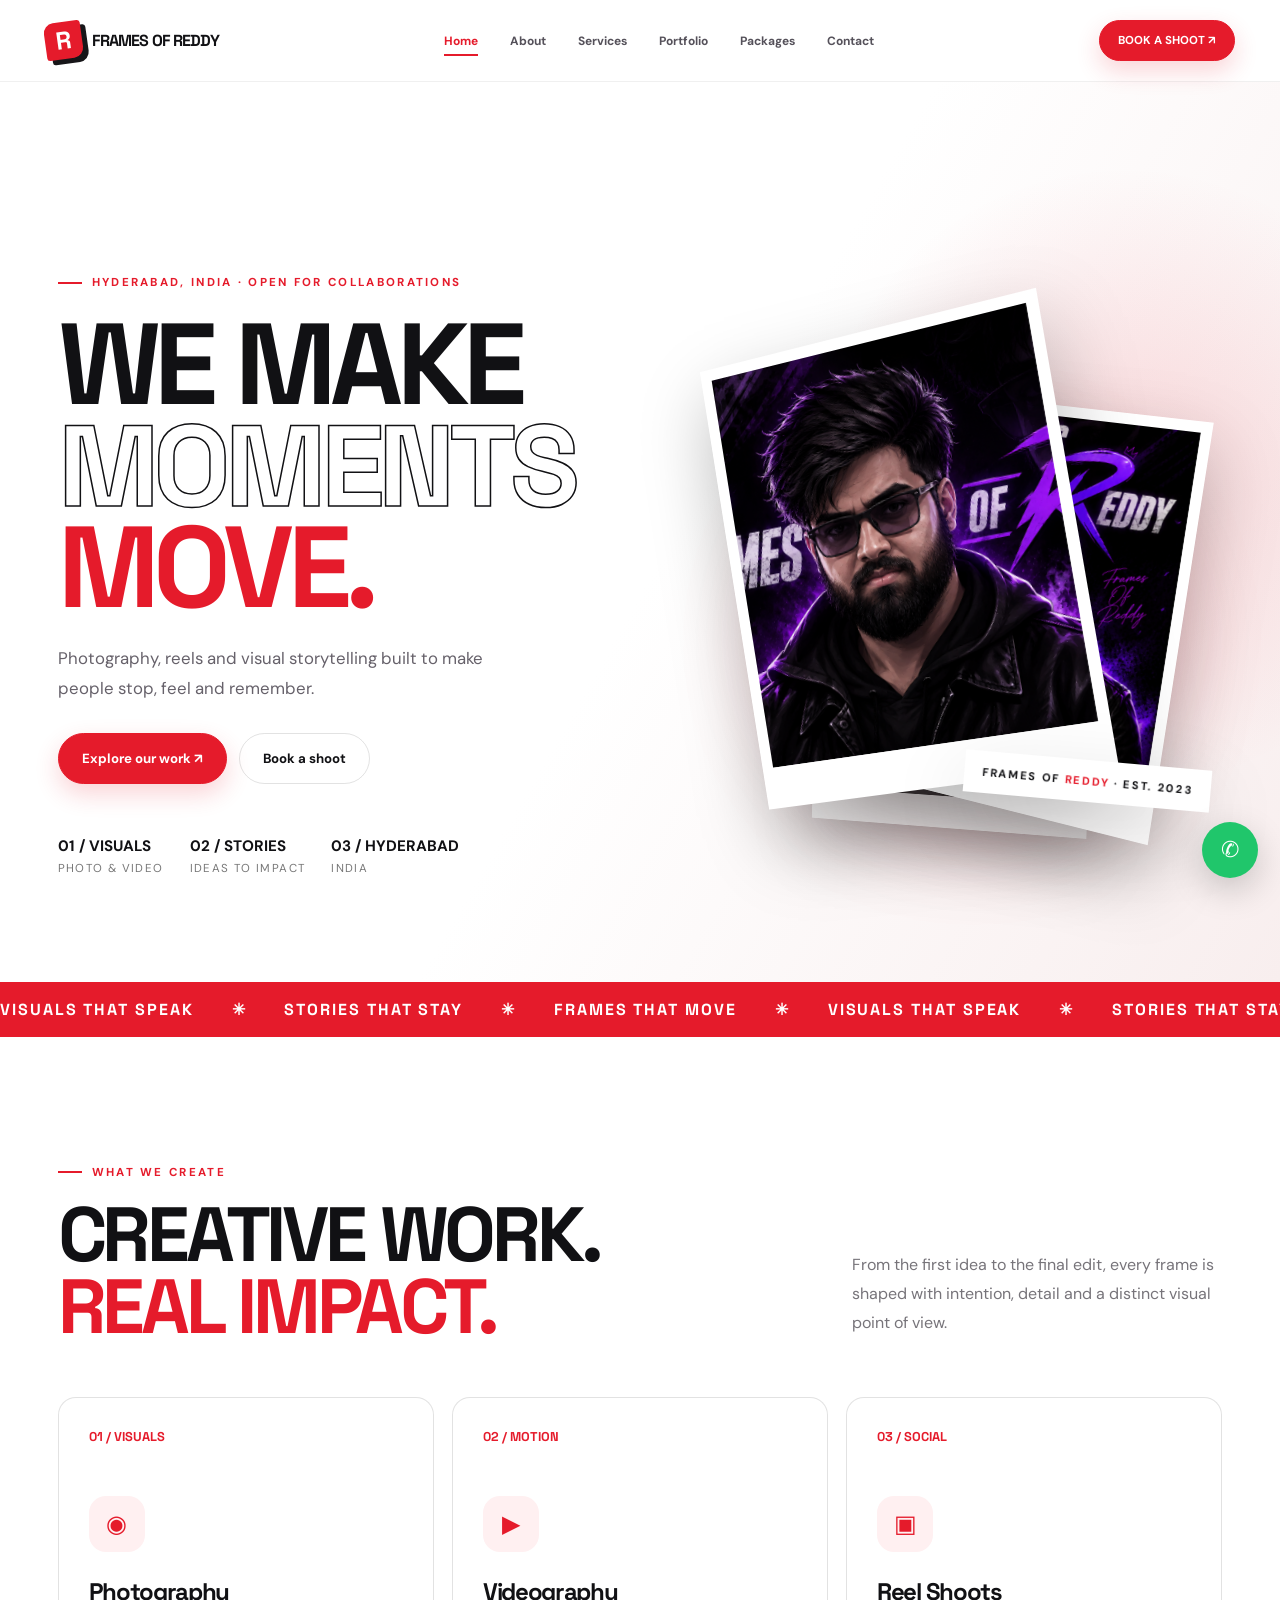
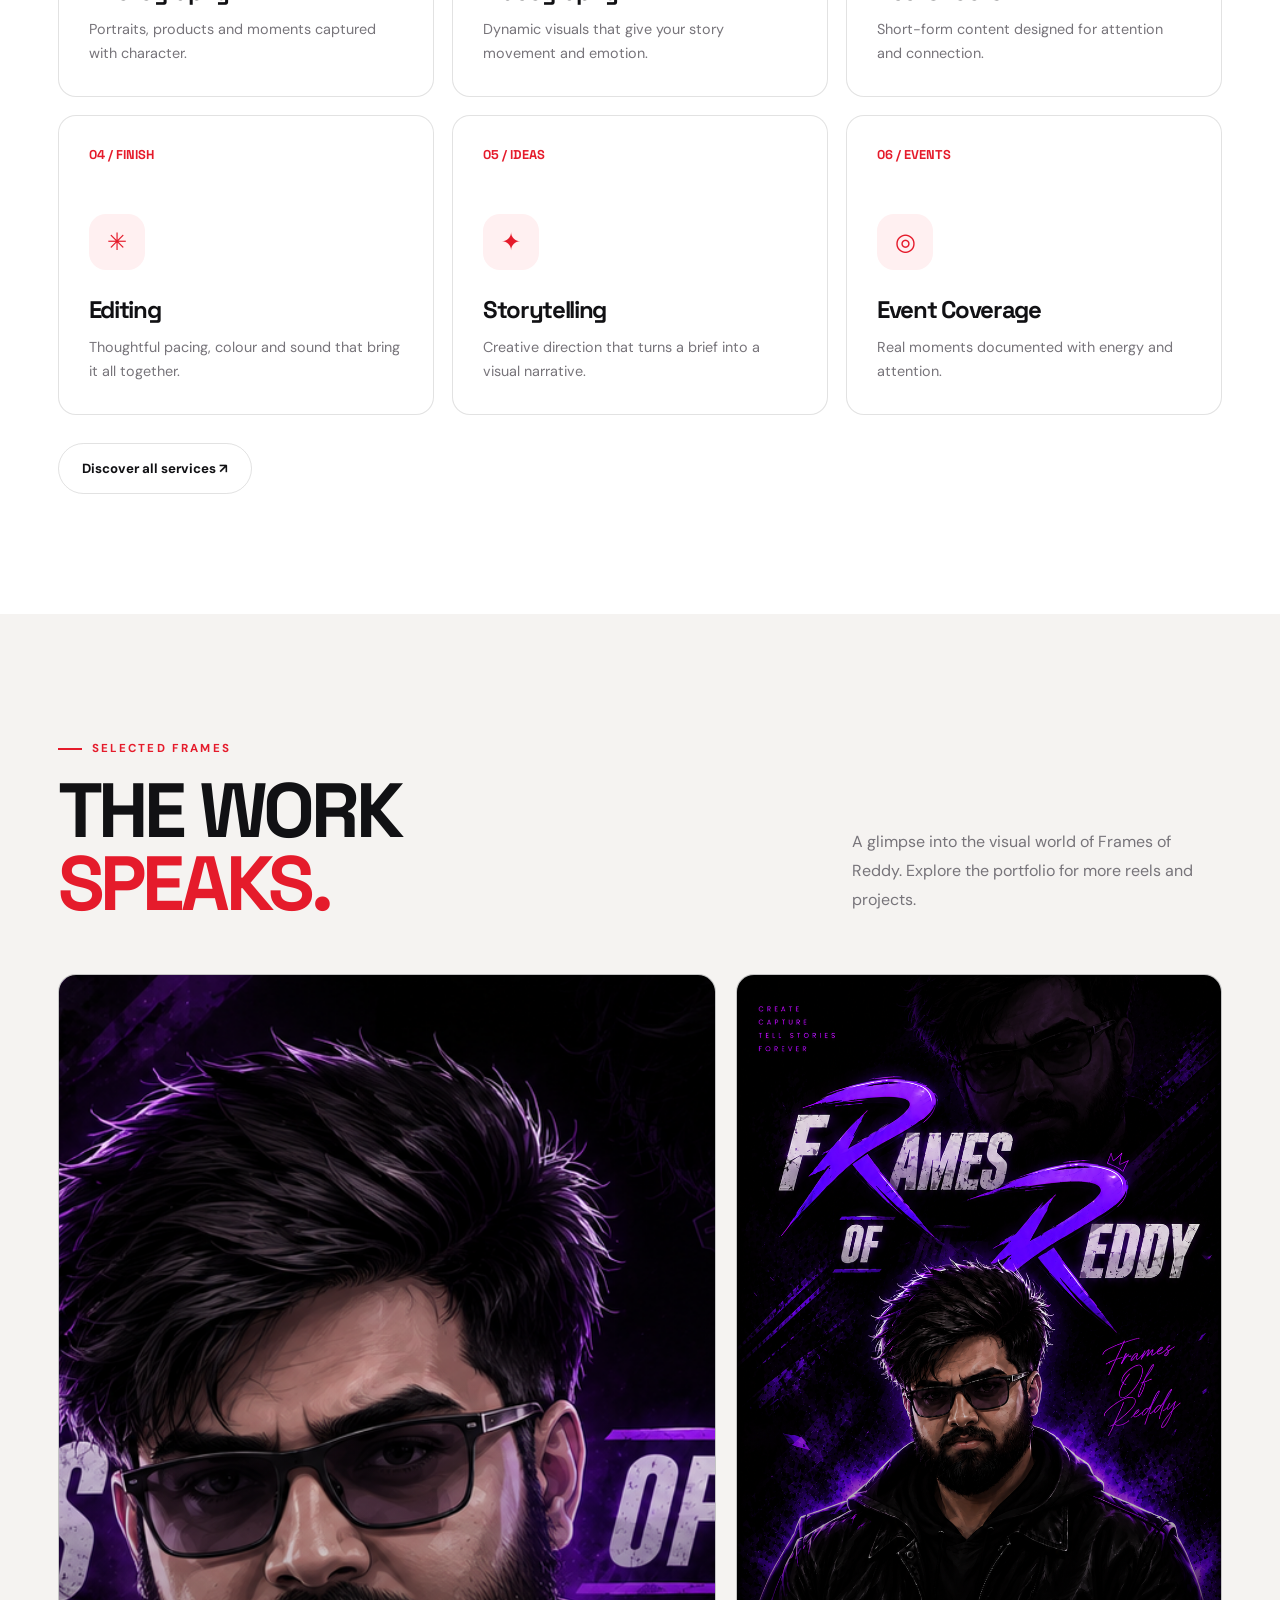
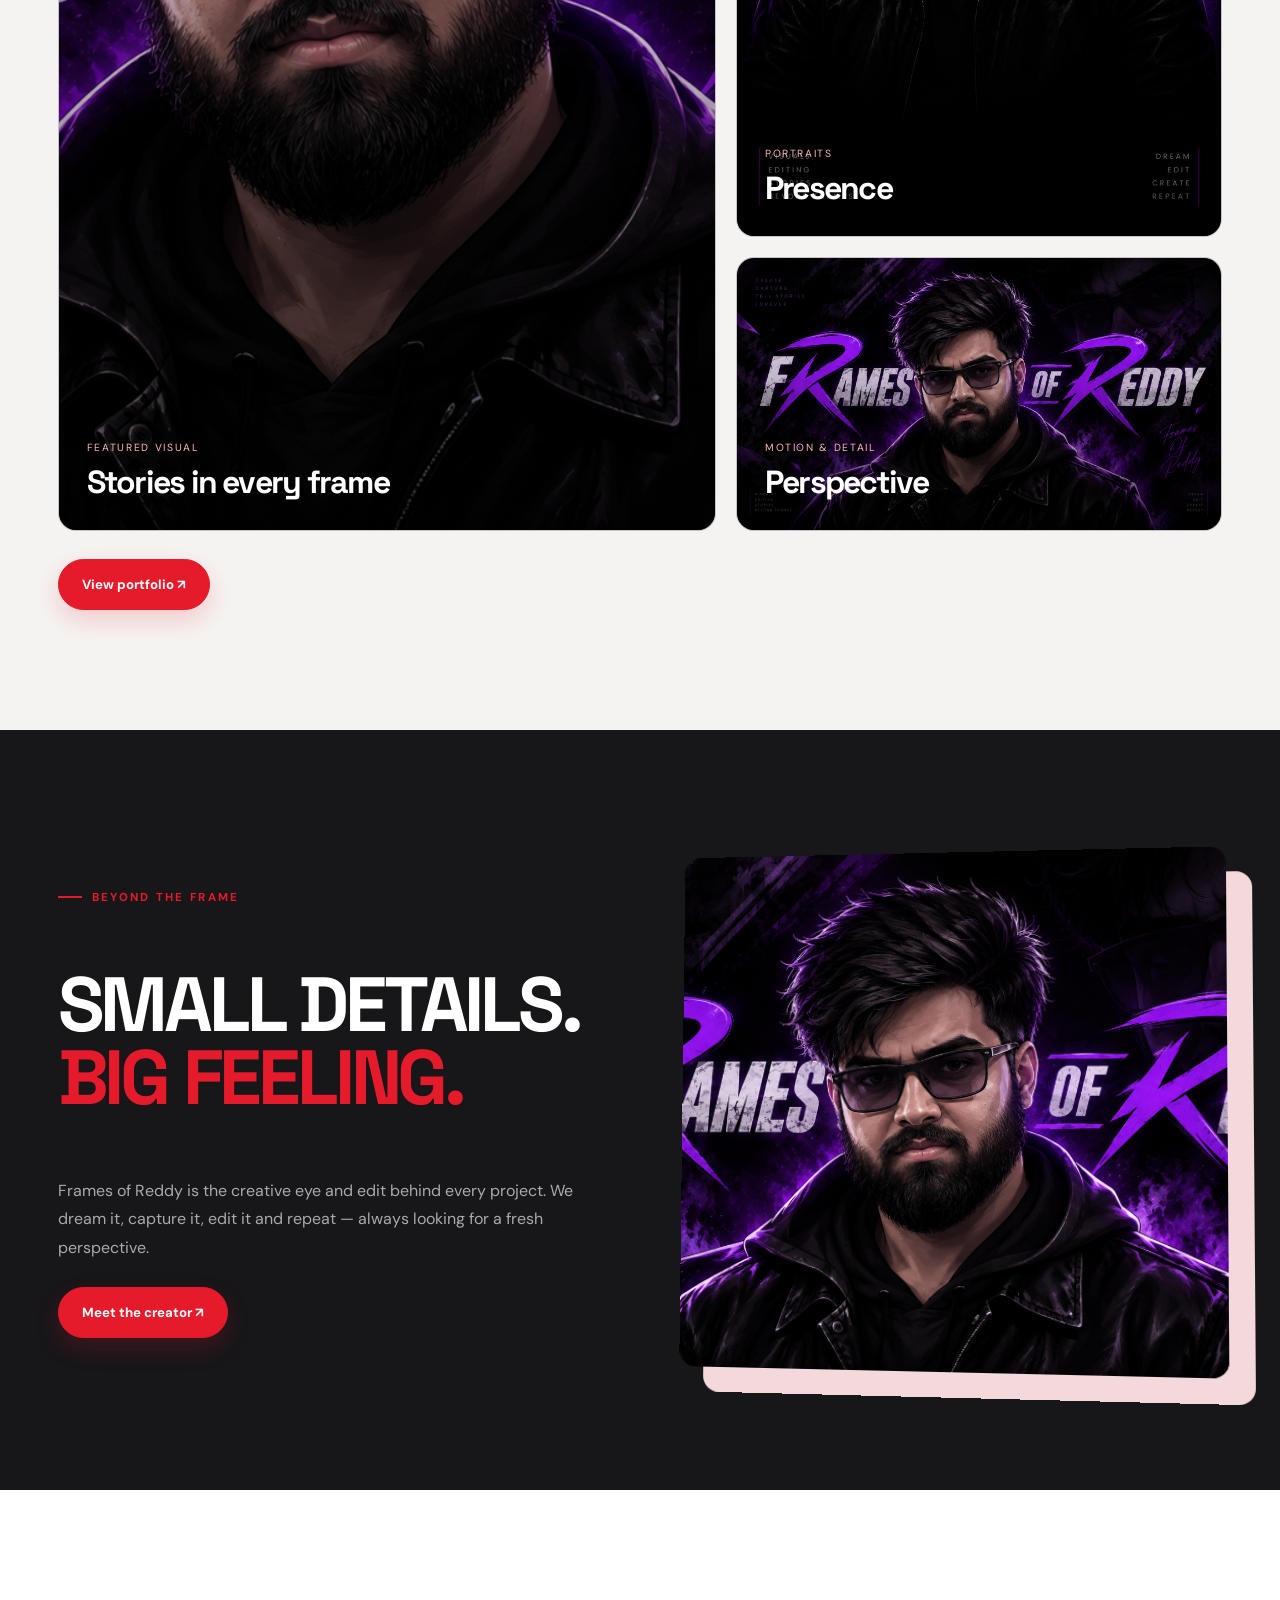
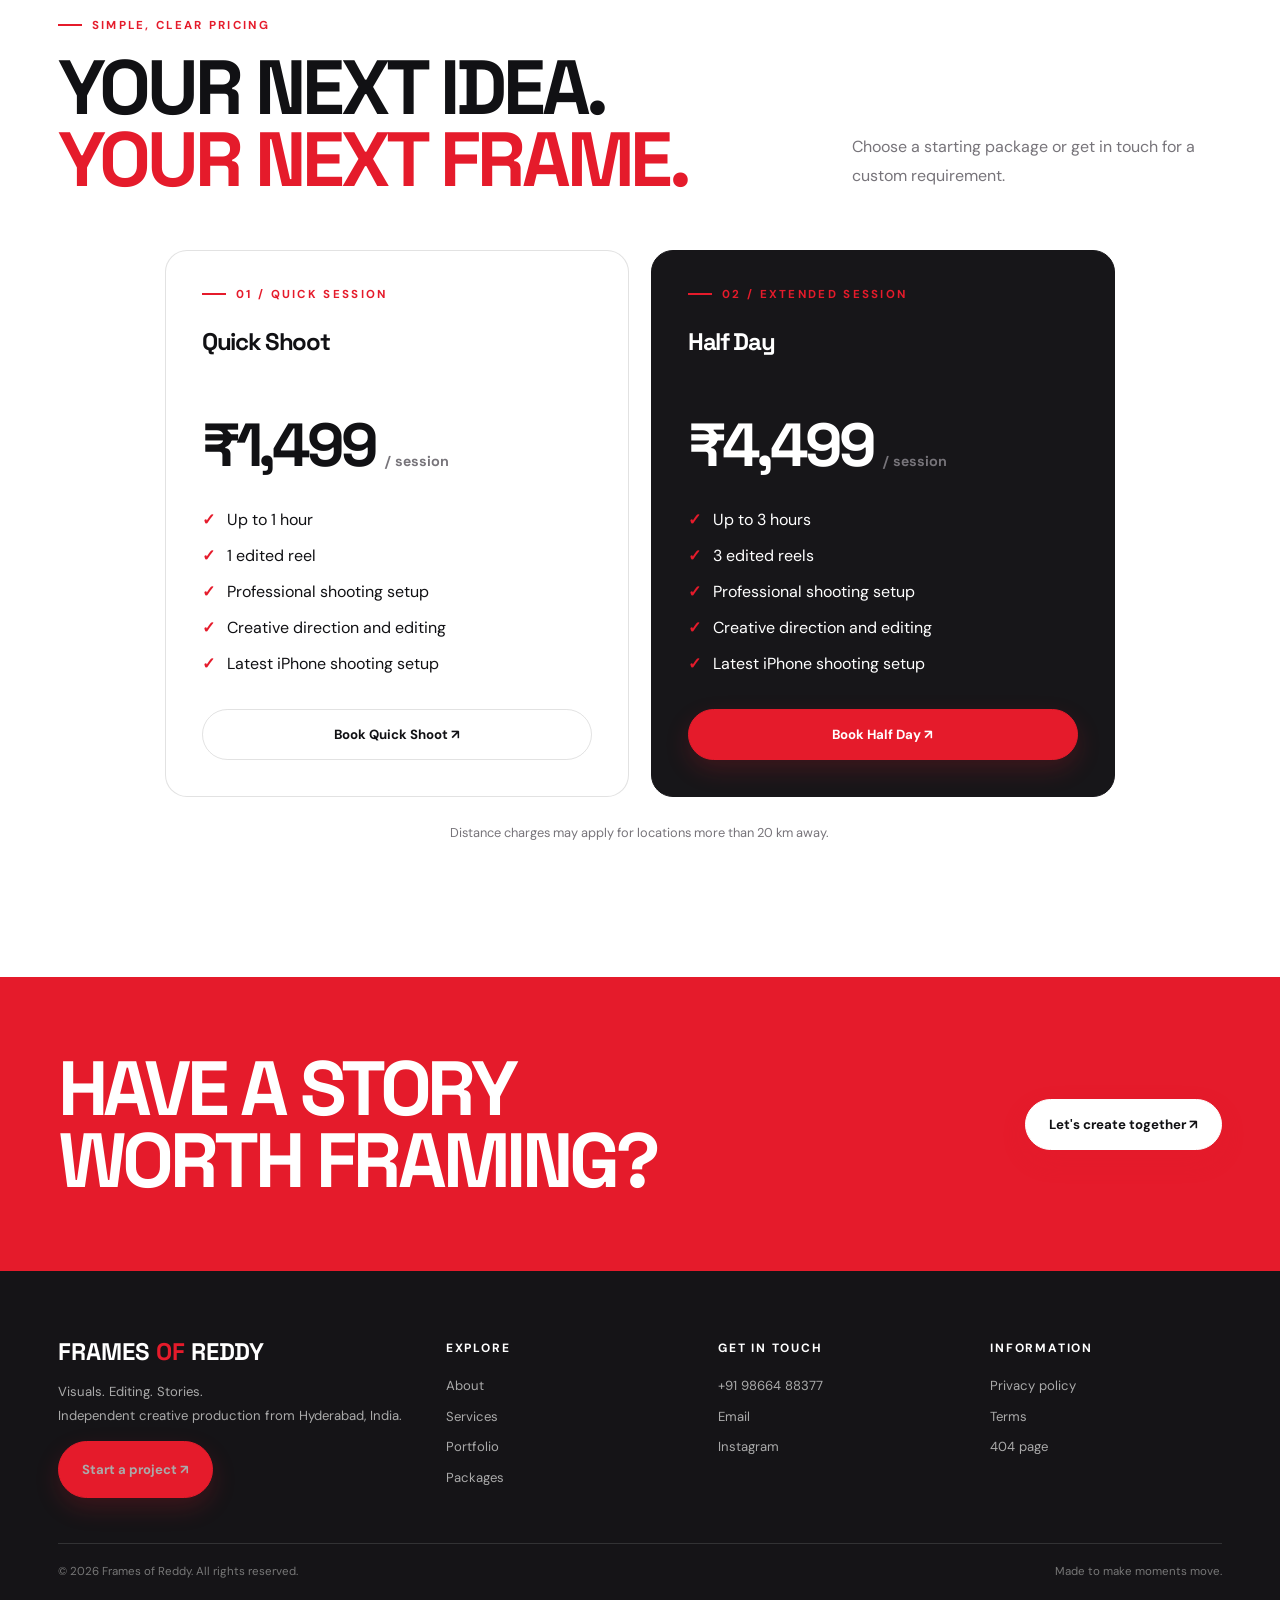
<file: index.html>
<!doctype html>
<html lang="en"><head><meta charset="utf-8"><meta name="viewport" content="width=device-width,initial-scale=1"><meta name="theme-color" content="#e51b2b"><meta name="description" content="Photography, videography, reels and visual storytelling by Frames of Reddy in Hyderabad."><meta property="og:title" content="Home | Frames of Reddy"><meta property="og:description" content="Photography, videography, reels and visual storytelling by Frames of Reddy in Hyderabad."><title>Home | Frames of Reddy</title><link rel="stylesheet" href="assets/site.css"><script defer src="assets/site.js"></script></head><body>
<header class="site-header"><div class="nav-wrap"><a class="brand" href="index.html" aria-label="Frames of Reddy home"><span class="brand-mark">R</span><span>FRAMES OF REDDY</span></a><button class="menu-toggle" aria-label="Toggle navigation" aria-expanded="false"><span></span><span></span></button><nav class="nav-links"><a href="index.html">Home</a><a href="about.html">About</a><a href="services.html">Services</a><a href="portfolio.html">Portfolio</a><a href="packages.html">Packages</a><a href="contact.html">Contact</a></nav><a class="btn nav-cta" href="booking.html">BOOK A SHOOT ↗</a></div></header>
<main class="page-main"><section class="hero"><div class="container hero-grid"><div class="hero-copy"><span class="eyebrow">Hyderabad, India · Open for collaborations</span><h1>WE MAKE<br><span class="outline-text">MOMENTS</span><br><span class="red">MOVE.</span></h1><p class="lead">Photography, reels and visual storytelling built to make people stop, feel and remember.</p><div class="hero-actions"><a class="btn" href="portfolio.html">Explore our work ↗</a><a class="btn outline" href="booking.html">Book a shoot</a></div><div class="hero-meta"><div><strong>01 / Visuals</strong>Photo & video</div><div><strong>02 / Stories</strong>Ideas to impact</div><div><strong>03 / Hyderabad</strong>India</div></div></div><div class="hero-art tilt"><div class="orb"></div><div class="frame3d three"><img src="hero.png" alt="Frames of Reddy creative photography"></div><div class="frame3d two"><img src="hero-mobile.png" alt="Portrait visual from Frames of Reddy"></div><div class="frame3d one"><img src="hero.png" alt="Cinematic visual by Frames of Reddy"></div><div class="floating-label">FRAMES OF <b>REDDY</b> · EST. 2023</div></div></div></section>
<div class="ticker"><div class="ticker-track"><span>Visuals that speak</span><span>Stories that stay</span><span>Frames that move</span><span>Visuals that speak</span><span>Stories that stay</span><span>Frames that move</span></div></div>
<section class="section"><div class="container"><div class="section-head reveal"><div><span class="eyebrow">What we create</span><h2>CREATIVE WORK.<br><span class="red">REAL IMPACT.</span></h2></div><p class="muted">From the first idea to the final edit, every frame is shaped with intention, detail and a distinct visual point of view.</p></div><div class="cards"><article class="service-card reveal"><span class="service-number">01 / VISUALS</span><div><div class="service-icon">◉</div><h3>Photography</h3><p>Portraits, products and moments captured with character.</p></div></article><article class="service-card reveal"><span class="service-number">02 / MOTION</span><div><div class="service-icon">▶</div><h3>Videography</h3><p>Dynamic visuals that give your story movement and emotion.</p></div></article><article class="service-card reveal"><span class="service-number">03 / SOCIAL</span><div><div class="service-icon">▣</div><h3>Reel Shoots</h3><p>Short-form content designed for attention and connection.</p></div></article><article class="service-card reveal"><span class="service-number">04 / FINISH</span><div><div class="service-icon">✳</div><h3>Editing</h3><p>Thoughtful pacing, colour and sound that bring it all together.</p></div></article><article class="service-card reveal"><span class="service-number">05 / IDEAS</span><div><div class="service-icon">✦</div><h3>Storytelling</h3><p>Creative direction that turns a brief into a visual narrative.</p></div></article><article class="service-card reveal"><span class="service-number">06 / EVENTS</span><div><div class="service-icon">◎</div><h3>Event Coverage</h3><p>Real moments documented with energy and attention.</p></div></article></div><div style="margin-top:28px"><a class="btn outline" href="services.html">Discover all services ↗</a></div></div></section>
<section class="section soft"><div class="container"><div class="section-head reveal"><div><span class="eyebrow">Selected frames</span><h2>THE WORK<br><span class="red">SPEAKS.</span></h2></div><p class="muted">A glimpse into the visual world of Frames of Reddy. Explore the portfolio for more reels and projects.</p></div><div class="project-grid"><a class="project-card reveal" href="portfolio.html"><img src="hero.png" alt="Featured Frames of Reddy photography"><div class="project-overlay"><div><small>Featured visual</small><h3>Stories in every frame</h3></div></div></a><div class="project-stack"><a class="project-card reveal" href="portfolio.html"><img src="hero-mobile.png" alt="Portrait visual showcase"><div class="project-overlay"><div><small>Portraits</small><h3>Presence</h3></div></div></a><a class="project-card reveal" href="portfolio.html"><img src="hero.png" alt="Creative visual showcase"><div class="project-overlay"><div><small>Motion & detail</small><h3>Perspective</h3></div></div></a></div></div><div style="margin-top:28px"><a class="btn" href="portfolio.html">View portfolio ↗</a></div></div></section>
<section class="section dark"><div class="container split"><div class="reveal"><span class="eyebrow">Beyond the frame</span><h2>SMALL DETAILS.<br><span class="red">BIG FEELING.</span></h2><p class="muted" style="color:#aaa;margin:24px 0">Frames of Reddy is the creative eye and edit behind every project. We dream it, capture it, edit it and repeat — always looking for a fresh perspective.</p><a class="btn" href="about.html">Meet the creator ↗</a></div><div class="image-panel reveal"><img src="hero.png" alt="Behind the creative process at Frames of Reddy"></div></div></section>
<section class="section"><div class="container"><div class="section-head reveal"><div><span class="eyebrow">Simple, clear pricing</span><h2>YOUR NEXT IDEA.<br><span class="red">YOUR NEXT FRAME.</span></h2></div><p class="muted">Choose a starting package or get in touch for a custom requirement.</p></div><div class="price-grid"><article class="price-card reveal"><span class="eyebrow">01 / Quick session</span><h3>Quick Shoot</h3><div class="price">₹1,499 <small>/ session</small></div><ul><li>Up to 1 hour</li><li>1 edited reel</li><li>Professional shooting setup</li><li>Creative direction and editing</li><li>Latest iPhone shooting setup</li></ul><a class="btn outline" href="booking.html?package=quick">Book Quick Shoot ↗</a></article><article class="price-card featured reveal"><span class="eyebrow">02 / Extended session</span><h3>Half Day</h3><div class="price">₹4,499 <small>/ session</small></div><ul><li>Up to 3 hours</li><li>3 edited reels</li><li>Professional shooting setup</li><li>Creative direction and editing</li><li>Latest iPhone shooting setup</li></ul><a class="btn" href="booking.html?package=halfday">Book Half Day ↗</a></article></div><p class="muted" style="text-align:center;margin-top:24px;font-size:.8rem">Distance charges may apply for locations more than 20 km away.</p></div></section>
<section class="cta-band"><div class="container cta-inner"><h2>HAVE A STORY<br>WORTH FRAMING?</h2><a class="btn white" href="booking.html">Let's create together ↗</a></div></section></main>
<footer class="site-footer"><div class="container"><div class="footer-grid"><div><div class="footer-brand">FRAMES <span>OF</span> REDDY</div><p>Visuals. Editing. Stories.<br>Independent creative production from Hyderabad, India.</p><a class="btn" href="booking.html">Start a project ↗</a></div><div><h4>Explore</h4><div class="footer-links"><a href="about.html">About</a><a href="services.html">Services</a><a href="portfolio.html">Portfolio</a><a href="packages.html">Packages</a></div></div><div><h4>Get in touch</h4><div class="footer-links"><a href="tel:+919866488377">+91 98664 88377</a><a href="mailto:rakshithreddy8080@gmail.com">Email</a><a href="https://instagram.com/frames.of_reddy" target="_blank" rel="noreferrer">Instagram</a></div></div><div><h4>Information</h4><div class="footer-links"><a href="privacy.html">Privacy policy</a><a href="terms.html">Terms</a><a href="404.html">404 page</a></div></div></div><div class="copyright"><span>© <span data-year>2026</span> Frames of Reddy. All rights reserved.</span><span>Made to make moments move.</span></div></div></footer><a class="whatsapp-float" href="https://wa.me/919866488377?text=Hello%20Frames%20of%20Reddy%2C%20I%27d%20like%20to%20enquire." target="_blank" rel="noreferrer" aria-label="Chat on WhatsApp">✆</a>
</body></html>
</file>
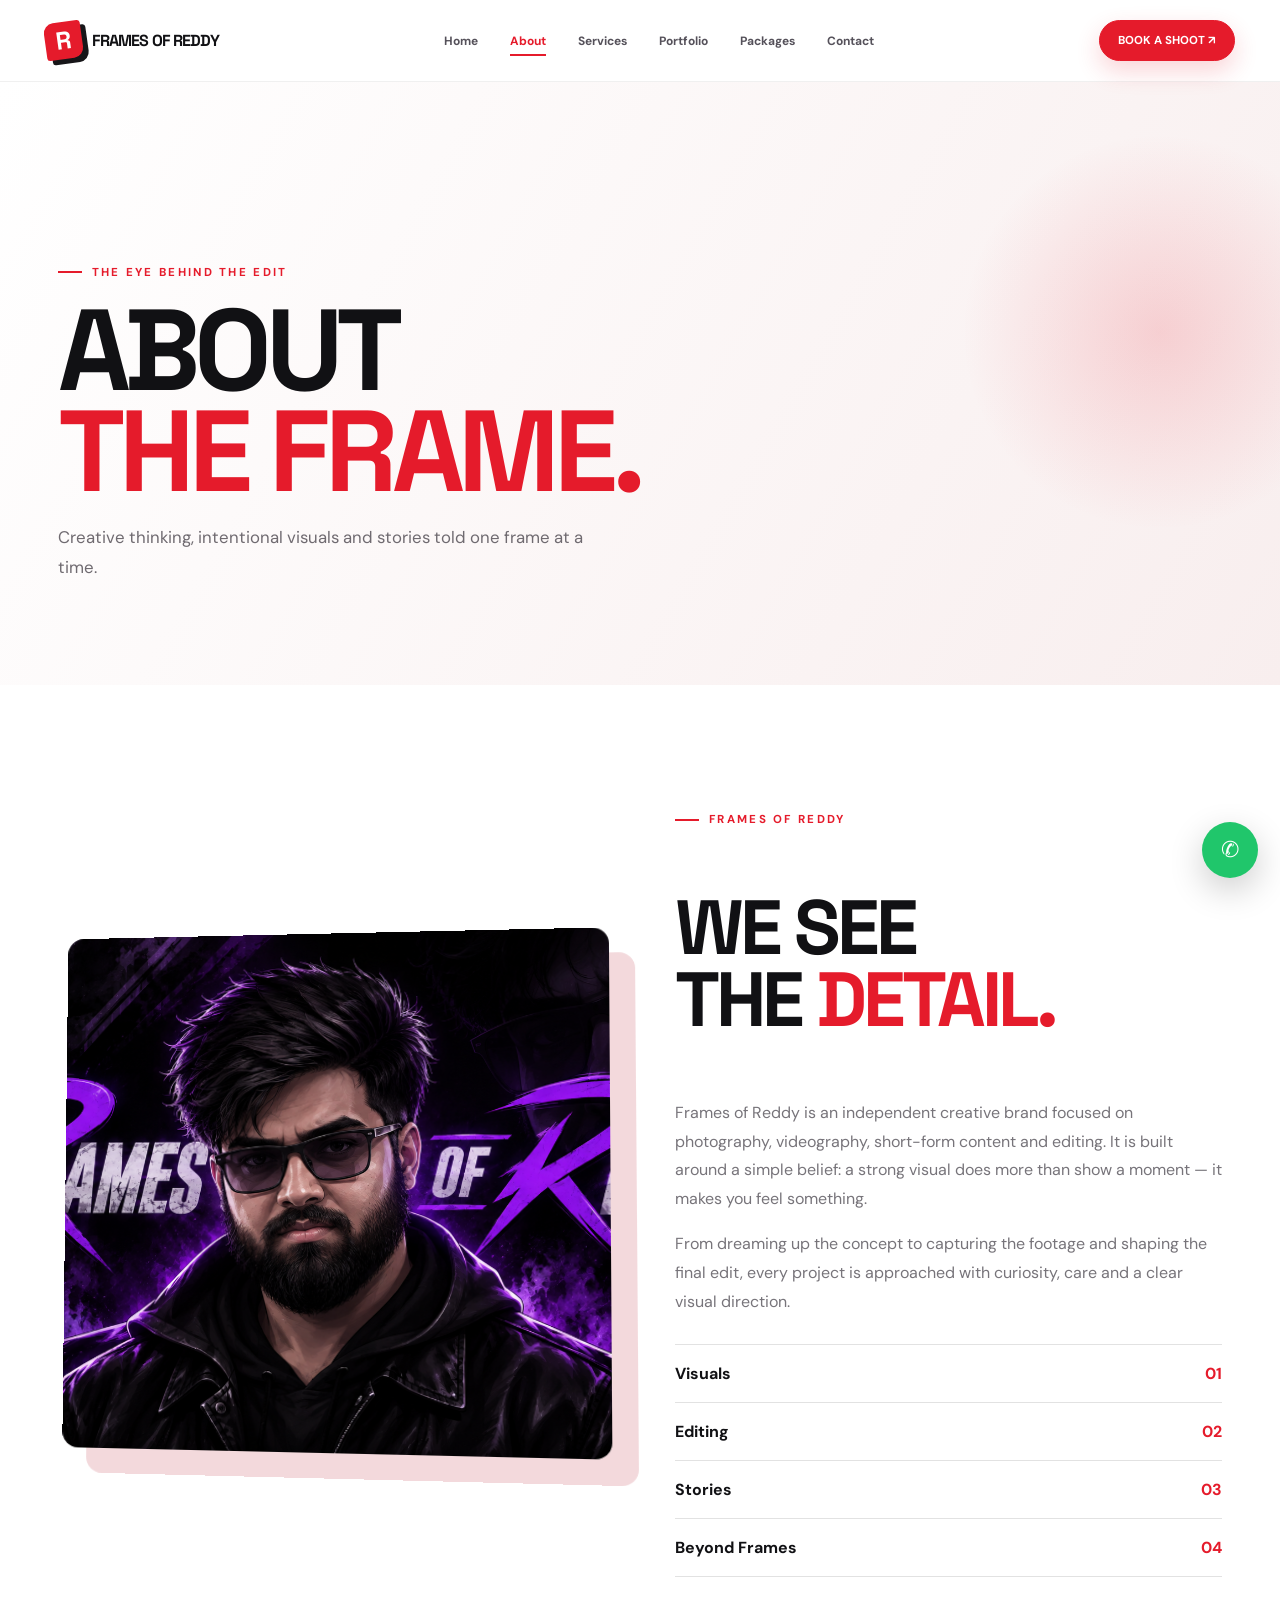
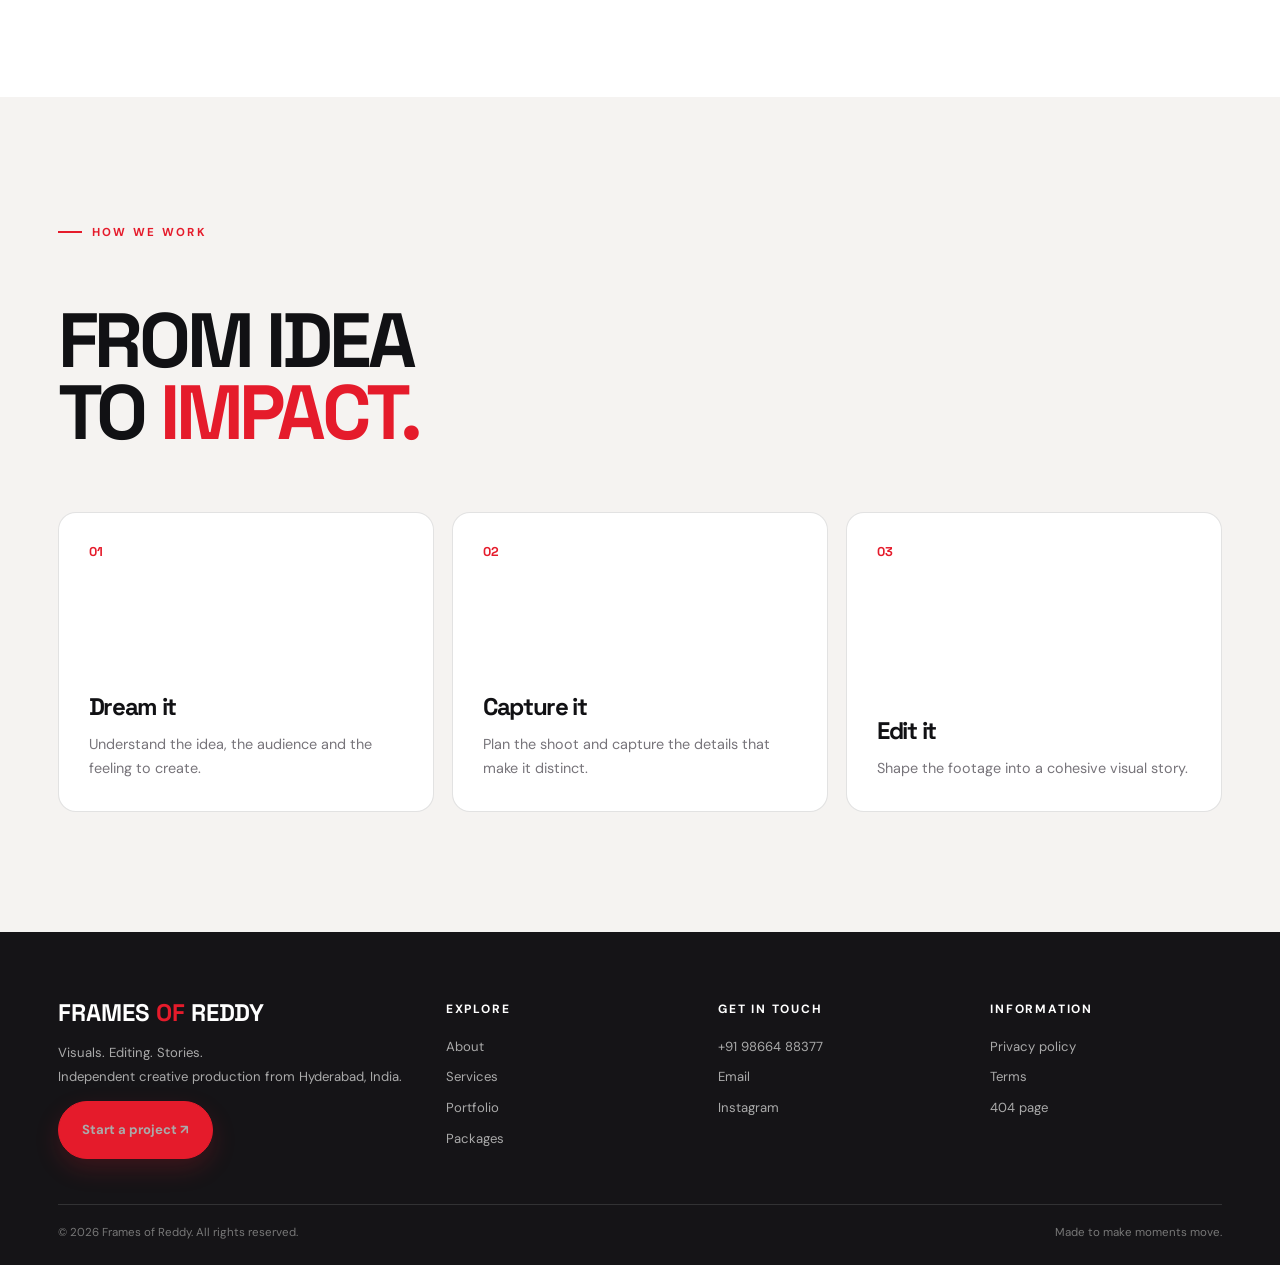
<file: about.html>
<!doctype html>
<html lang="en"><head><meta charset="utf-8"><meta name="viewport" content="width=device-width,initial-scale=1"><meta name="theme-color" content="#e51b2b"><meta name="description" content="Learn about Frames of Reddy, a Hyderabad-based independent photography, videography and editing brand."><meta property="og:title" content="About | Frames of Reddy"><meta property="og:description" content="Learn about Frames of Reddy, a Hyderabad-based independent photography, videography and editing brand."><title>About | Frames of Reddy</title><link rel="stylesheet" href="assets/site.css"><script defer src="assets/site.js"></script></head><body>
<header class="site-header"><div class="nav-wrap"><a class="brand" href="index.html" aria-label="Frames of Reddy home"><span class="brand-mark">R</span><span>FRAMES OF REDDY</span></a><button class="menu-toggle" aria-label="Toggle navigation" aria-expanded="false"><span></span><span></span></button><nav class="nav-links"><a href="index.html">Home</a><a href="about.html">About</a><a href="services.html">Services</a><a href="portfolio.html">Portfolio</a><a href="packages.html">Packages</a><a href="contact.html">Contact</a></nav><a class="btn nav-cta" href="booking.html">BOOK A SHOOT ↗</a></div></header>
<main class="page-main"><section class="page-hero"><div class="container"><span class="eyebrow">The eye behind the edit</span><h1>ABOUT<br><span class="red">THE FRAME.</span></h1><p>Creative thinking, intentional visuals and stories told one frame at a time.</p></div></section><section class="section"><div class="container split"><div class="image-panel reveal"><img src="hero.png" alt="Frames of Reddy visual identity"></div><div class="reveal"><span class="eyebrow">Frames of Reddy</span><h2>WE SEE<br>THE <span class="red">DETAIL.</span></h2><p class="muted">Frames of Reddy is an independent creative brand focused on photography, videography, short-form content and editing. It is built around a simple belief: a strong visual does more than show a moment — it makes you feel something.</p><p class="muted">From dreaming up the concept to capturing the footage and shaping the final edit, every project is approached with curiosity, care and a clear visual direction.</p><div class="feature-list"><div class="feature"><span>Visuals</span><span>01</span></div><div class="feature"><span>Editing</span><span>02</span></div><div class="feature"><span>Stories</span><span>03</span></div><div class="feature"><span>Beyond Frames</span><span>04</span></div></div></div></div></section><section class="section soft"><div class="container"><span class="eyebrow">How we work</span><h2>FROM IDEA<br>TO <span class="red">IMPACT.</span></h2><div class="cards" style="margin-top:40px"><article class="service-card"><span class="service-number">01</span><div><h3>Dream it</h3><p>Understand the idea, the audience and the feeling to create.</p></div></article><article class="service-card"><span class="service-number">02</span><div><h3>Capture it</h3><p>Plan the shoot and capture the details that make it distinct.</p></div></article><article class="service-card"><span class="service-number">03</span><div><h3>Edit it</h3><p>Shape the footage into a cohesive visual story.</p></div></article></div></div></section></main>
<footer class="site-footer"><div class="container"><div class="footer-grid"><div><div class="footer-brand">FRAMES <span>OF</span> REDDY</div><p>Visuals. Editing. Stories.<br>Independent creative production from Hyderabad, India.</p><a class="btn" href="booking.html">Start a project ↗</a></div><div><h4>Explore</h4><div class="footer-links"><a href="about.html">About</a><a href="services.html">Services</a><a href="portfolio.html">Portfolio</a><a href="packages.html">Packages</a></div></div><div><h4>Get in touch</h4><div class="footer-links"><a href="tel:+919866488377">+91 98664 88377</a><a href="mailto:rakshithreddy8080@gmail.com">Email</a><a href="https://instagram.com/frames.of_reddy" target="_blank" rel="noreferrer">Instagram</a></div></div><div><h4>Information</h4><div class="footer-links"><a href="privacy.html">Privacy policy</a><a href="terms.html">Terms</a><a href="404.html">404 page</a></div></div></div><div class="copyright"><span>© <span data-year>2026</span> Frames of Reddy. All rights reserved.</span><span>Made to make moments move.</span></div></div></footer><a class="whatsapp-float" href="https://wa.me/919866488377?text=Hello%20Frames%20of%20Reddy%2C%20I%27d%20like%20to%20enquire." target="_blank" rel="noreferrer" aria-label="Chat on WhatsApp">✆</a>
</body></html>
</file>
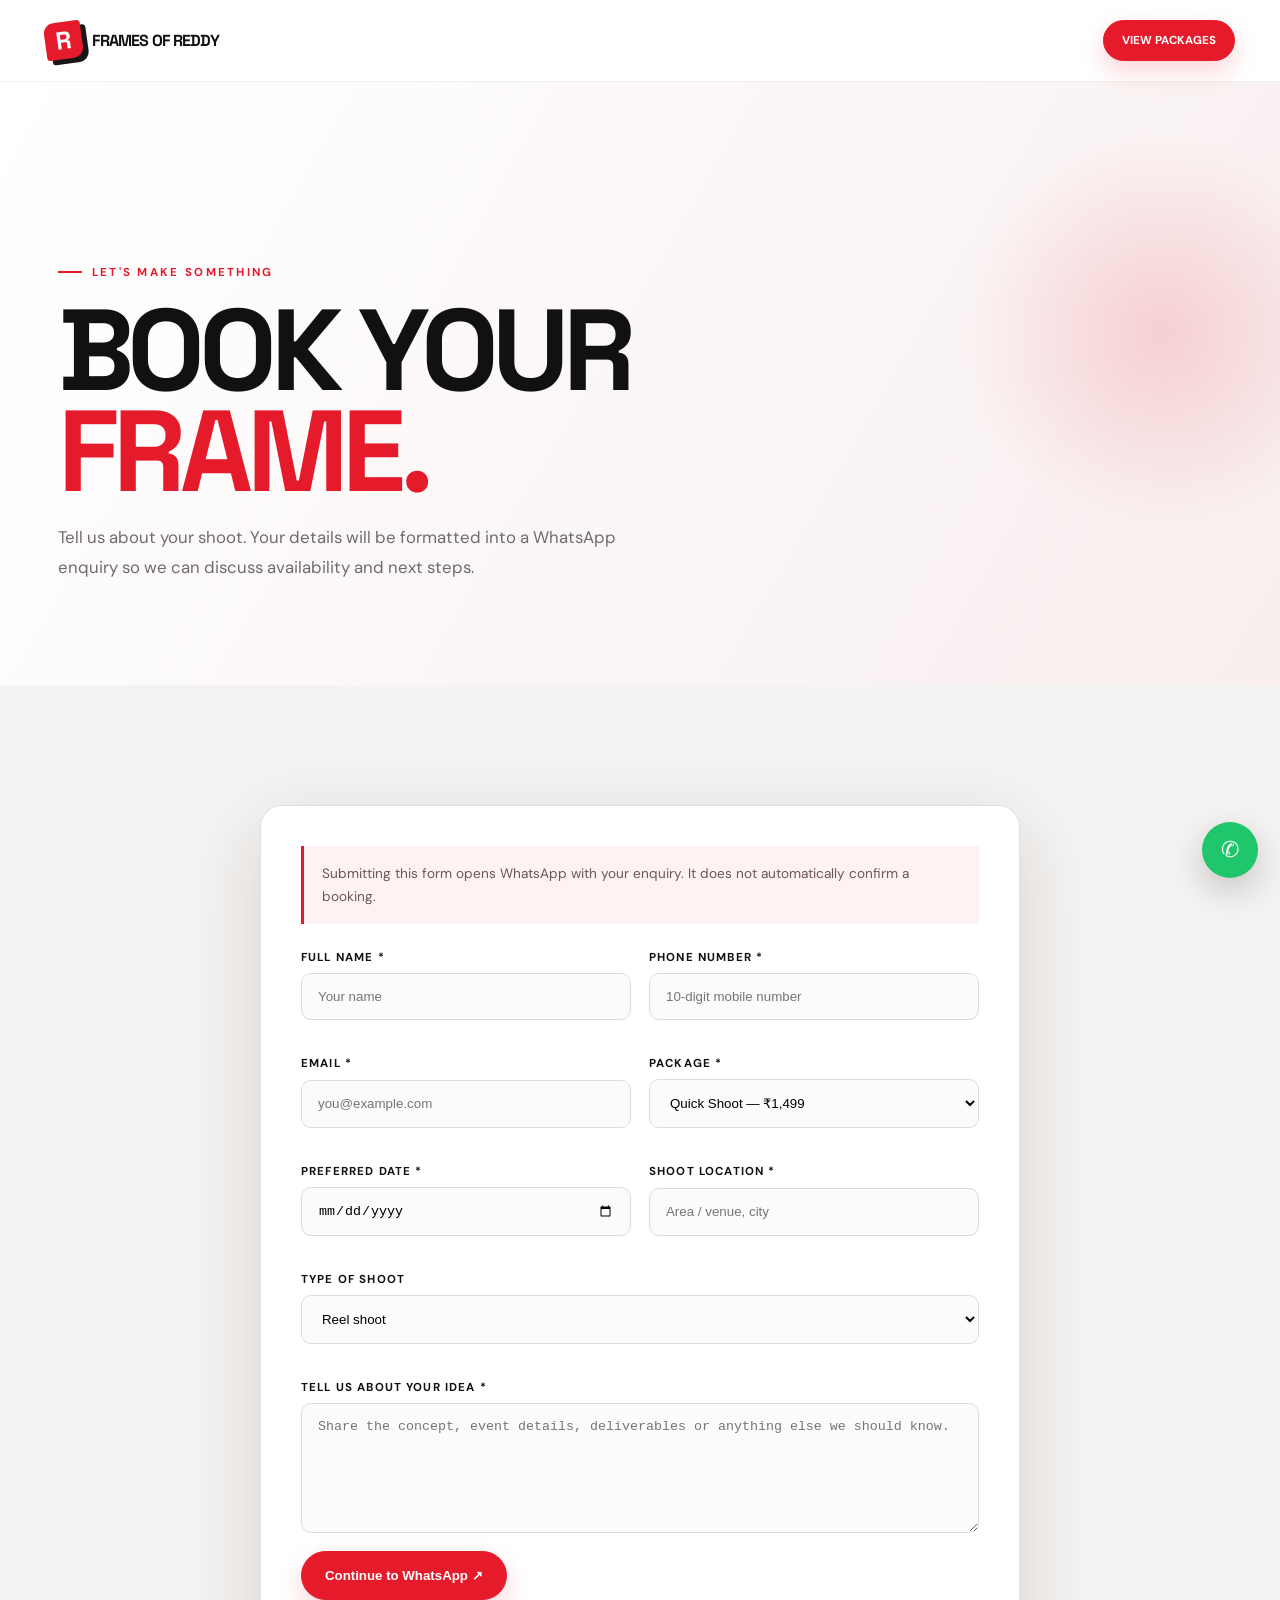
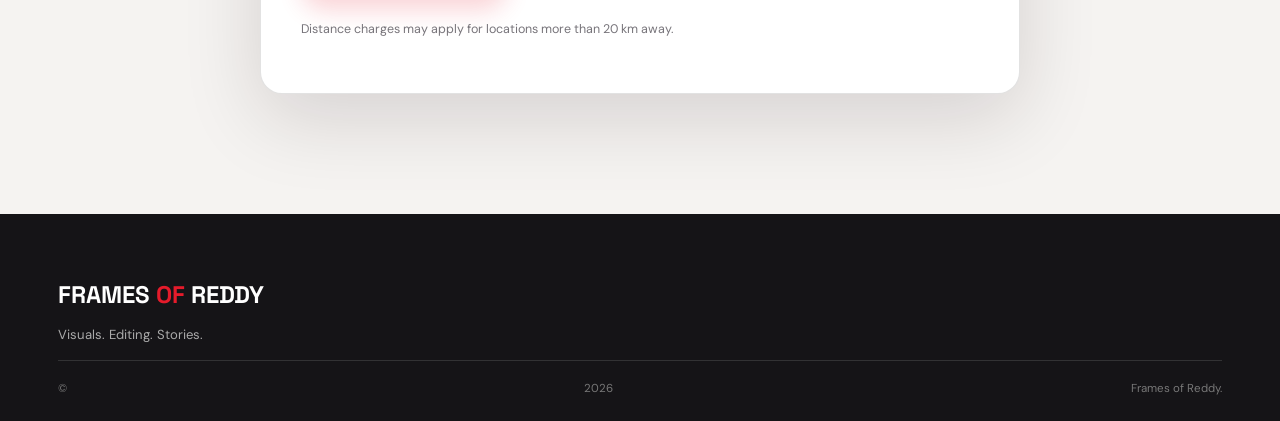
<file: booking.html>
<!doctype html><html lang="en"><head><meta charset="utf-8"><meta name="viewport" content="width=device-width,initial-scale=1"><meta name="theme-color" content="#e51b2b"><title>Book a Shoot | Frames of Reddy</title><link rel="stylesheet" href="assets/site.css"><script defer src="assets/site.js"></script></head><body><header class="site-header"><div class="nav-wrap"><a class="brand" href="index.html"><span class="brand-mark">R</span><span>FRAMES OF REDDY</span></a><a class="btn nav-cta" href="packages.html">VIEW PACKAGES</a></div></header><main class="page-main"><section class="page-hero"><div class="container"><span class="eyebrow">Let's make something</span><h1>BOOK YOUR<br><span class="red">FRAME.</span></h1><p>Tell us about your shoot. Your details will be formatted into a WhatsApp enquiry so we can discuss availability and next steps.</p></div></section><section class="section soft"><div class="container"><div class="form-card"><div class="notice" style="margin-bottom:26px">Submitting this form opens WhatsApp with your enquiry. It does not automatically confirm a booking.</div><form id="bookingForm"><div class="form-grid"><div class="field"><label for="name">Full name *</label><input id="name" name="name" required autocomplete="name" placeholder="Your name"></div><div class="field"><label for="phone">Phone number *</label><input id="phone" name="phone" type="tel" pattern="[0-9]{10}" required placeholder="10-digit mobile number"></div><div class="field"><label for="email">Email *</label><input id="email" name="email" type="email" required placeholder="you@example.com"></div><div class="field"><label for="package">Package *</label><select id="package" name="package" required><option value="quick">Quick Shoot — ₹1,499</option><option value="halfday">Half Day — ₹4,499</option><option value="custom">Custom enquiry</option></select></div><div class="field"><label for="date">Preferred date *</label><input id="date" name="date" type="date" required></div><div class="field"><label for="location">Shoot location *</label><input id="location" name="location" required placeholder="Area / venue, city"></div><div class="field full"><label for="type">Type of shoot</label><select id="type" name="type"><option>Reel shoot</option><option>Photography</option><option>Videography</option><option>Event coverage</option><option>Editing</option><option>Other / custom</option></select></div><div class="field full"><label for="details">Tell us about your idea *</label><textarea id="details" name="details" required placeholder="Share the concept, event details, deliverables or anything else we should know."></textarea></div></div><button class="btn" type="submit">Continue to WhatsApp ↗</button><p class="muted" style="font-size:.78rem;margin-top:18px">Distance charges may apply for locations more than 20 km away.</p></form></div></div></section></main><footer class="site-footer"><div class="container"><div class="footer-brand">FRAMES <span>OF</span> REDDY</div><p>Visuals. Editing. Stories.</p><div class="copyright">© <span data-year>2026</span> Frames of Reddy.</div></div></footer><a class="whatsapp-float" href="https://wa.me/919866488377" aria-label="WhatsApp">✆</a></body></html>
</file>
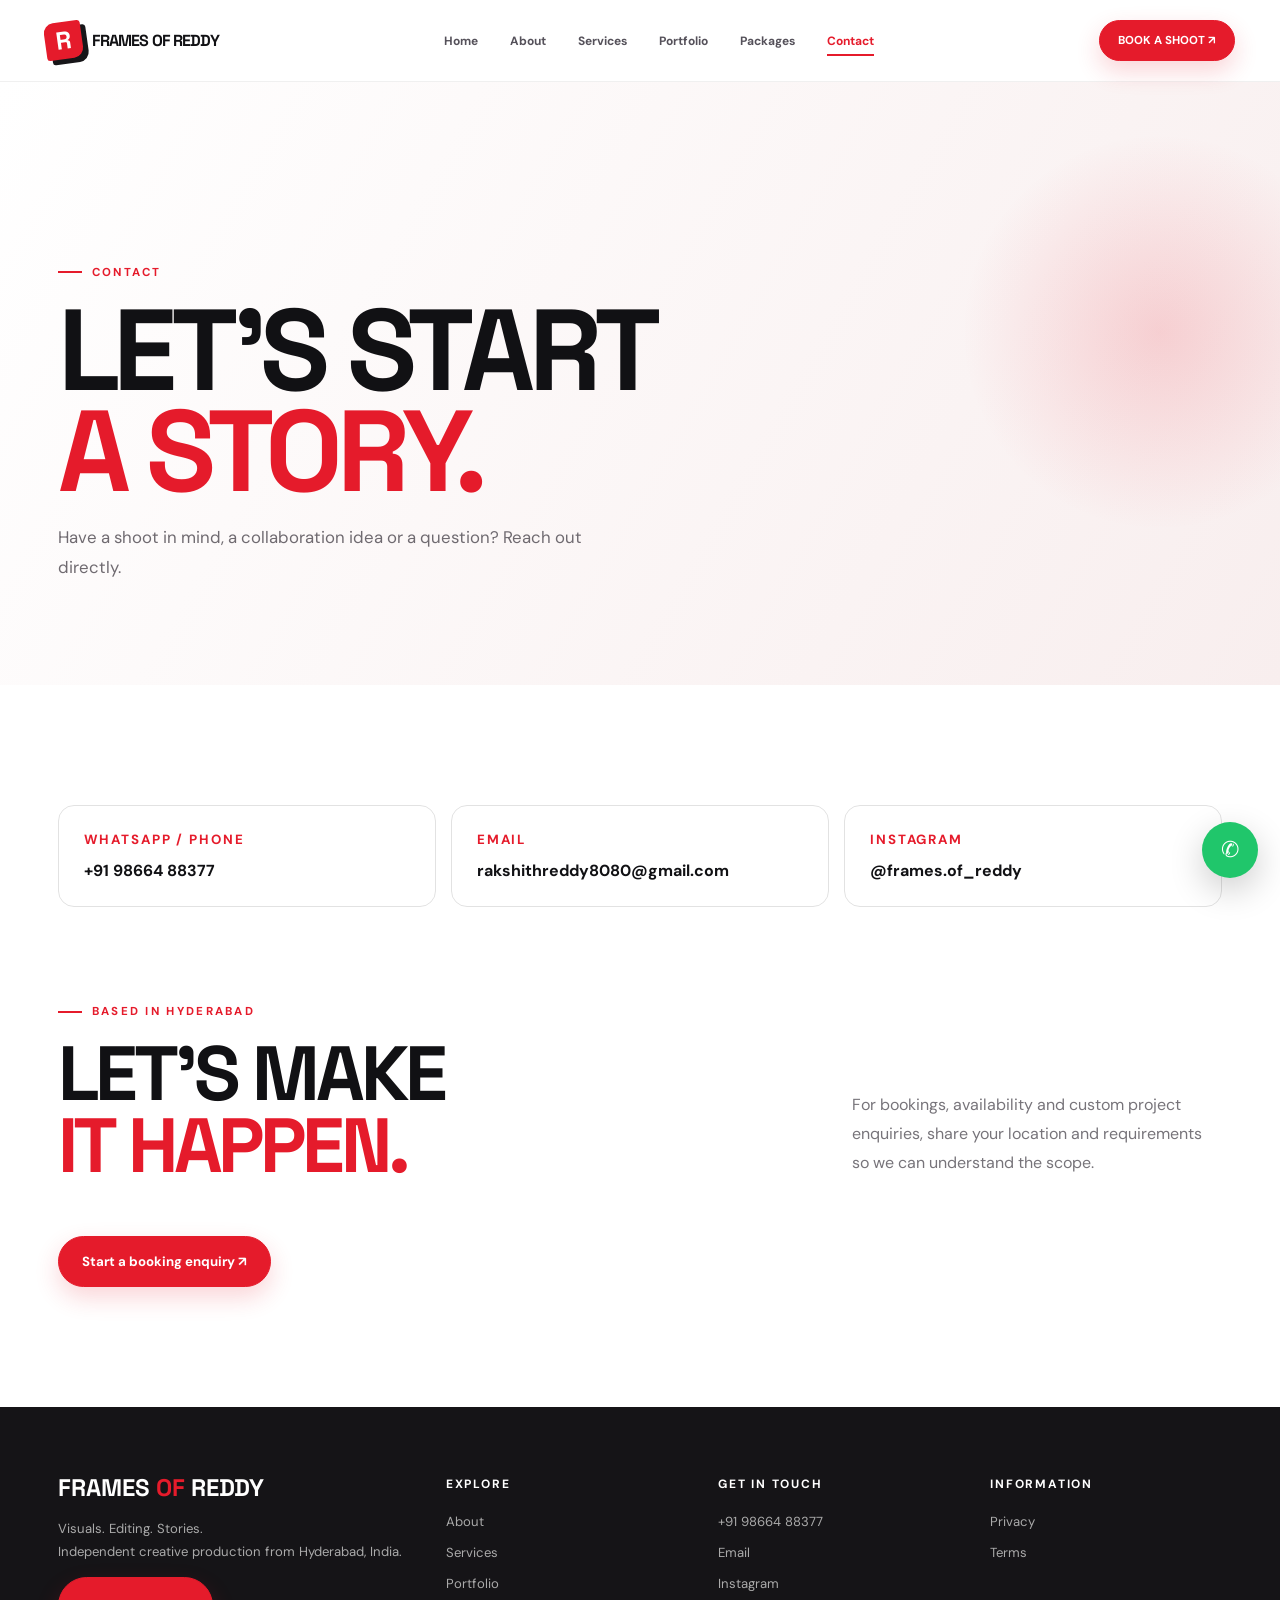
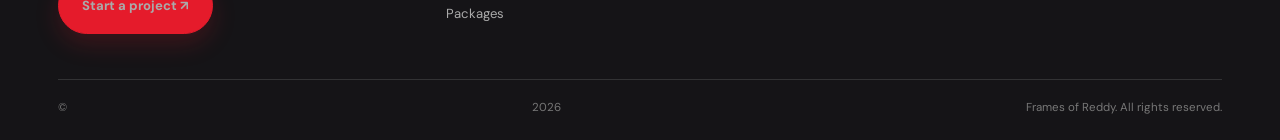
<file: contact.html>
<!doctype html><html lang="en"><head><meta charset="utf-8"><meta name="viewport" content="width=device-width,initial-scale=1"><meta name="theme-color" content="#e51b2b"><meta name="description" content="Contact Frames of Reddy in Hyderabad for photography, videography and creative collaborations."><title>Contact | Frames of Reddy</title><link rel="stylesheet" href="assets/site.css"><script defer src="assets/site.js"></script></head><body><header class="site-header"><div class="nav-wrap"><a class="brand" href="index.html"><span class="brand-mark">R</span><span>FRAMES OF REDDY</span></a><button class="menu-toggle" aria-label="Toggle navigation" aria-expanded="false"><span></span><span></span></button><nav class="nav-links"><a href="index.html">Home</a><a href="about.html">About</a><a href="services.html">Services</a><a href="portfolio.html">Portfolio</a><a href="packages.html">Packages</a><a href="contact.html">Contact</a></nav><a class="btn nav-cta" href="booking.html">BOOK A SHOOT ↗</a></div></header><main class="page-main"><section class="page-hero"><div class="container"><span class="eyebrow">Contact</span><h1>LET'S START<br><span class="red">A STORY.</span></h1><p>Have a shoot in mind, a collaboration idea or a question? Reach out directly.</p></div></section><section class="section"><div class="container"><div class="contact-grid"><a class="contact-card" href="https://wa.me/919866488377"><small>WhatsApp / Phone</small><strong>+91 98664 88377</strong></a><a class="contact-card" href="mailto:rakshithreddy8080@gmail.com"><small>Email</small><strong>rakshithreddy8080@gmail.com</strong></a><a class="contact-card" href="https://instagram.com/frames.of_reddy"><small>Instagram</small><strong>@frames.of_reddy</strong></a></div><div class="section-head" style="margin-top:90px"><div><span class="eyebrow">Based in Hyderabad</span><h2>LET'S MAKE<br><span class="red">IT HAPPEN.</span></h2></div><p class="muted">For bookings, availability and custom project enquiries, share your location and requirements so we can understand the scope.</p></div><a class="btn" href="booking.html">Start a booking enquiry ↗</a></div></section></main><footer class="site-footer"><div class="container"><div class="footer-grid"><div><div class="footer-brand">FRAMES <span>OF</span> REDDY</div><p>Visuals. Editing. Stories.<br>Independent creative production from Hyderabad, India.</p><a class="btn" href="booking.html">Start a project ↗</a></div><div><h4>Explore</h4><div class="footer-links"><a href="about.html">About</a><a href="services.html">Services</a><a href="portfolio.html">Portfolio</a><a href="packages.html">Packages</a></div></div><div><h4>Get in touch</h4><div class="footer-links"><a href="tel:+919866488377">+91 98664 88377</a><a href="mailto:rakshithreddy8080@gmail.com">Email</a><a href="https://instagram.com/frames.of_reddy">Instagram</a></div></div><div><h4>Information</h4><div class="footer-links"><a href="privacy.html">Privacy</a><a href="terms.html">Terms</a></div></div></div><div class="copyright">© <span data-year>2026</span> Frames of Reddy. All rights reserved.</div></div></footer><a class="whatsapp-float" href="https://wa.me/919866488377" aria-label="WhatsApp">✆</a></body></html>
</file>
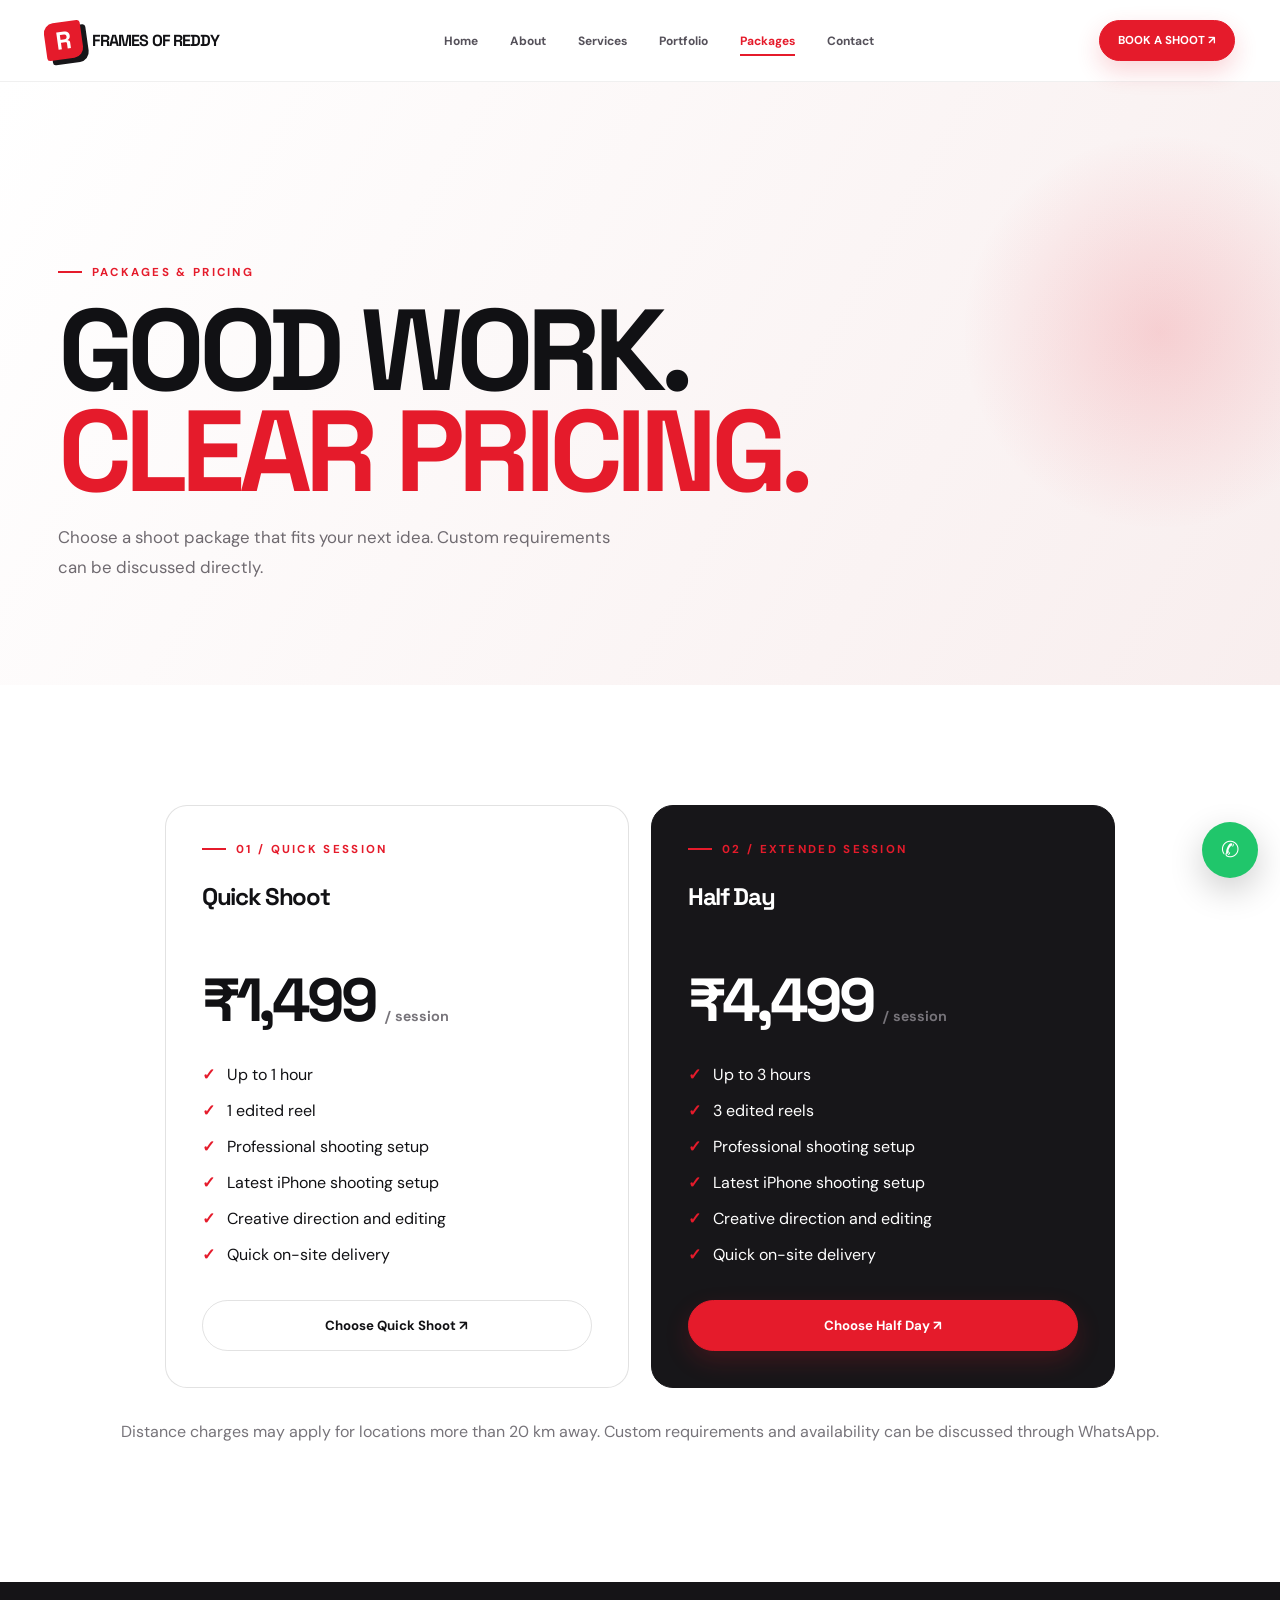
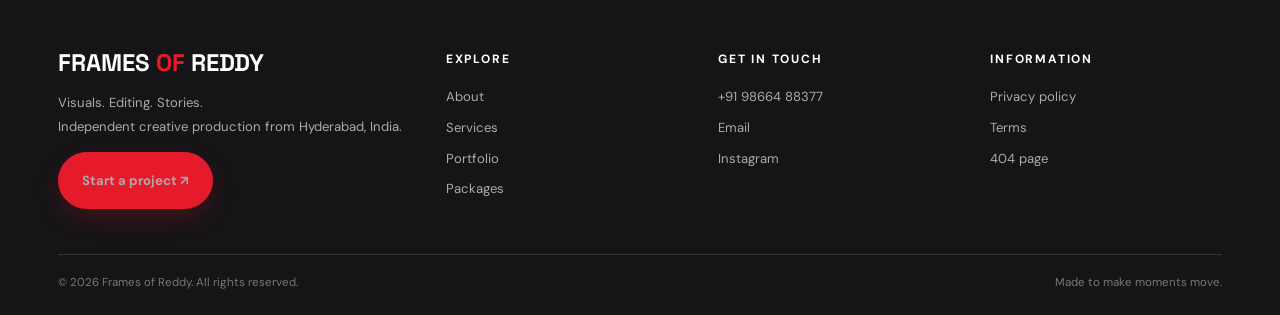
<file: packages.html>
<!doctype html>
<html lang="en"><head><meta charset="utf-8"><meta name="viewport" content="width=device-width,initial-scale=1"><meta name="theme-color" content="#e51b2b"><meta name="description" content="View Frames of Reddy photography and reel-shoot packages: Quick Shoot ₹1,499 and Half Day ₹4,499."><meta property="og:title" content="Packages | Frames of Reddy"><meta property="og:description" content="View Frames of Reddy photography and reel-shoot packages: Quick Shoot ₹1,499 and Half Day ₹4,499."><title>Packages | Frames of Reddy</title><link rel="stylesheet" href="assets/site.css"><script defer src="assets/site.js"></script></head><body>
<header class="site-header"><div class="nav-wrap"><a class="brand" href="index.html" aria-label="Frames of Reddy home"><span class="brand-mark">R</span><span>FRAMES OF REDDY</span></a><button class="menu-toggle" aria-label="Toggle navigation" aria-expanded="false"><span></span><span></span></button><nav class="nav-links"><a href="index.html">Home</a><a href="about.html">About</a><a href="services.html">Services</a><a href="portfolio.html">Portfolio</a><a href="packages.html">Packages</a><a href="contact.html">Contact</a></nav><a class="btn nav-cta" href="booking.html">BOOK A SHOOT ↗</a></div></header>
<main class="page-main"><section class="page-hero"><div class="container"><span class="eyebrow">Packages & pricing</span><h1>GOOD WORK.<br><span class="red">CLEAR PRICING.</span></h1><p>Choose a shoot package that fits your next idea. Custom requirements can be discussed directly.</p></div></section><section class="section"><div class="container"><div class="price-grid"><article class="price-card reveal"><span class="eyebrow">01 / Quick session</span><h3>Quick Shoot</h3><div class="price">₹1,499 <small>/ session</small></div><ul><li>Up to 1 hour</li><li>1 edited reel</li><li>Professional shooting setup</li><li>Latest iPhone shooting setup</li><li>Creative direction and editing</li><li>Quick on-site delivery</li></ul><a class="btn outline" href="booking.html?package=quick">Choose Quick Shoot ↗</a></article><article class="price-card featured reveal"><span class="eyebrow">02 / Extended session</span><h3>Half Day</h3><div class="price">₹4,499 <small>/ session</small></div><ul><li>Up to 3 hours</li><li>3 edited reels</li><li>Professional shooting setup</li><li>Latest iPhone shooting setup</li><li>Creative direction and editing</li><li>Quick on-site delivery</li></ul><a class="btn" href="booking.html?package=halfday">Choose Half Day ↗</a></article></div><p class="muted" style="text-align:center;margin-top:30px">Distance charges may apply for locations more than 20 km away. Custom requirements and availability can be discussed through WhatsApp.</p></div></section></main>
<footer class="site-footer"><div class="container"><div class="footer-grid"><div><div class="footer-brand">FRAMES <span>OF</span> REDDY</div><p>Visuals. Editing. Stories.<br>Independent creative production from Hyderabad, India.</p><a class="btn" href="booking.html">Start a project ↗</a></div><div><h4>Explore</h4><div class="footer-links"><a href="about.html">About</a><a href="services.html">Services</a><a href="portfolio.html">Portfolio</a><a href="packages.html">Packages</a></div></div><div><h4>Get in touch</h4><div class="footer-links"><a href="tel:+919866488377">+91 98664 88377</a><a href="mailto:rakshithreddy8080@gmail.com">Email</a><a href="https://instagram.com/frames.of_reddy" target="_blank" rel="noreferrer">Instagram</a></div></div><div><h4>Information</h4><div class="footer-links"><a href="privacy.html">Privacy policy</a><a href="terms.html">Terms</a><a href="404.html">404 page</a></div></div></div><div class="copyright"><span>© <span data-year>2026</span> Frames of Reddy. All rights reserved.</span><span>Made to make moments move.</span></div></div></footer><a class="whatsapp-float" href="https://wa.me/919866488377?text=Hello%20Frames%20of%20Reddy%2C%20I%27d%20like%20to%20enquire." target="_blank" rel="noreferrer" aria-label="Chat on WhatsApp">✆</a>
</body></html>
</file>
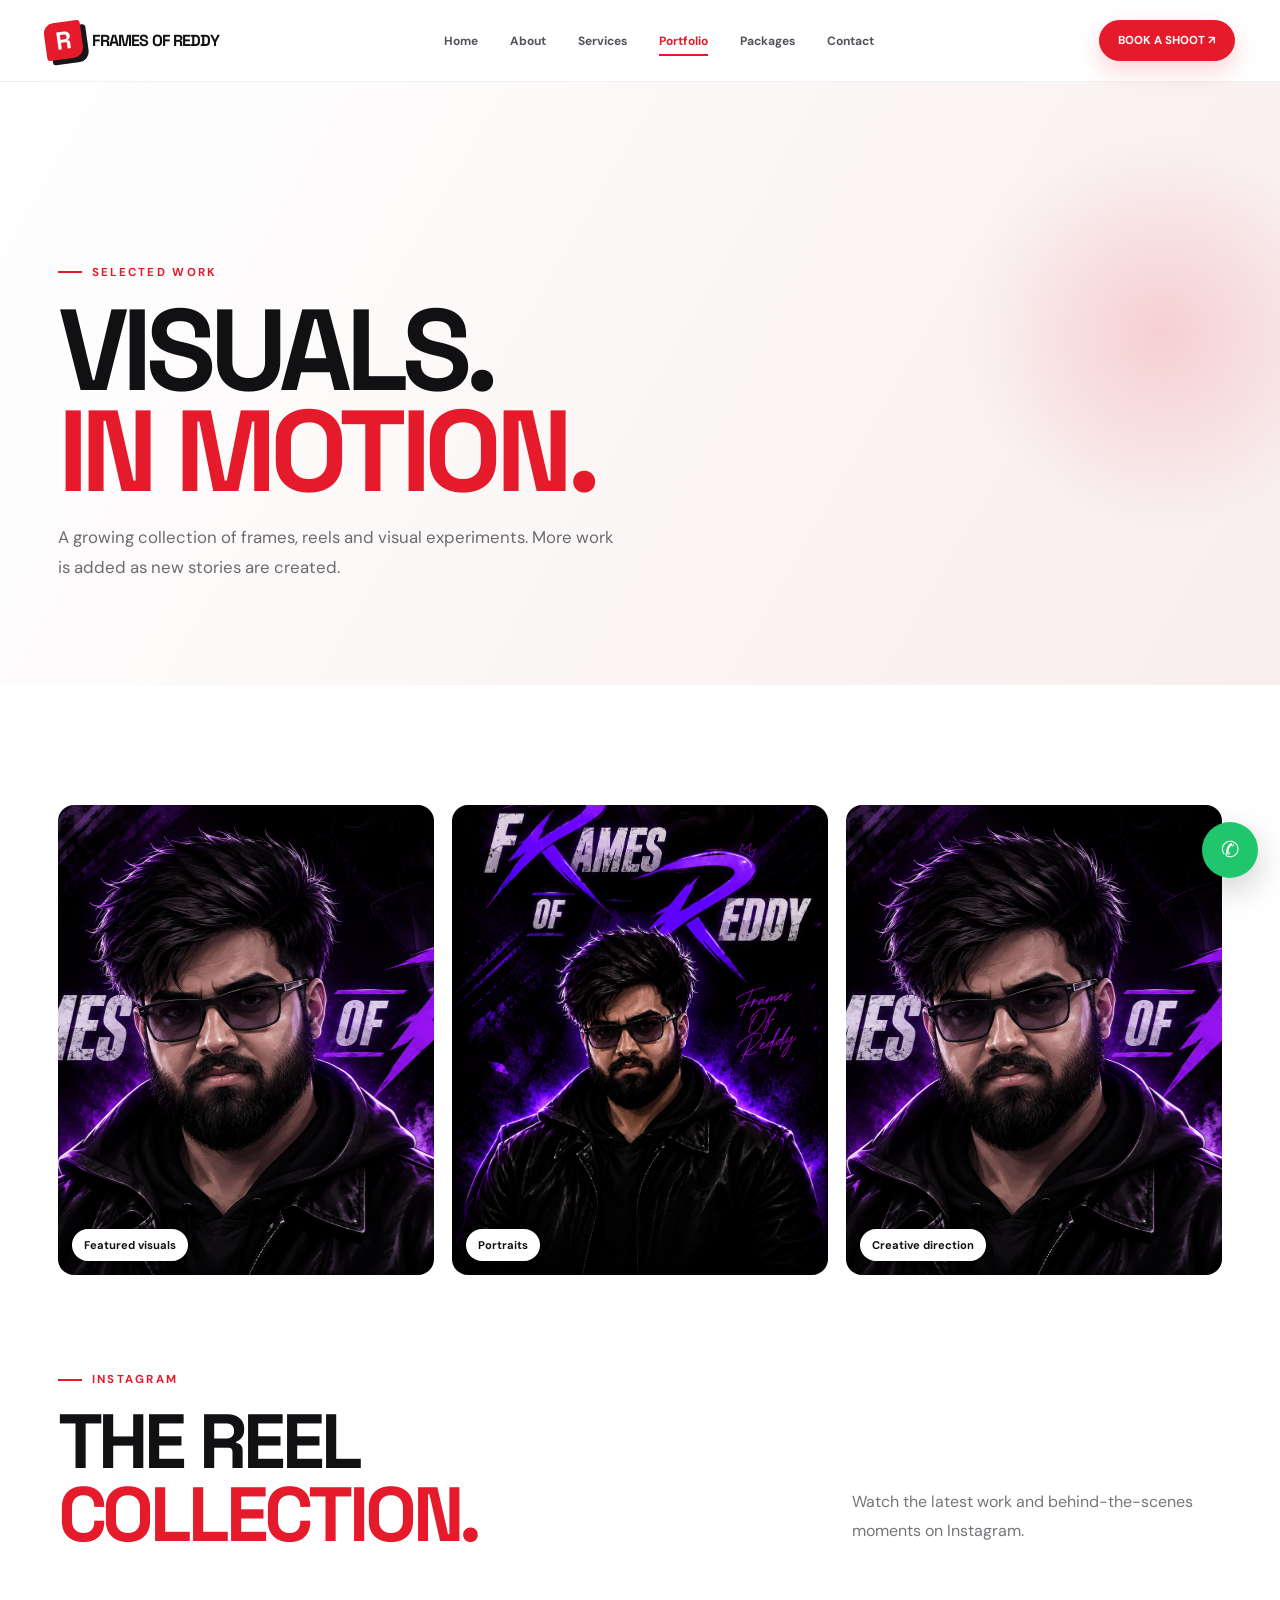
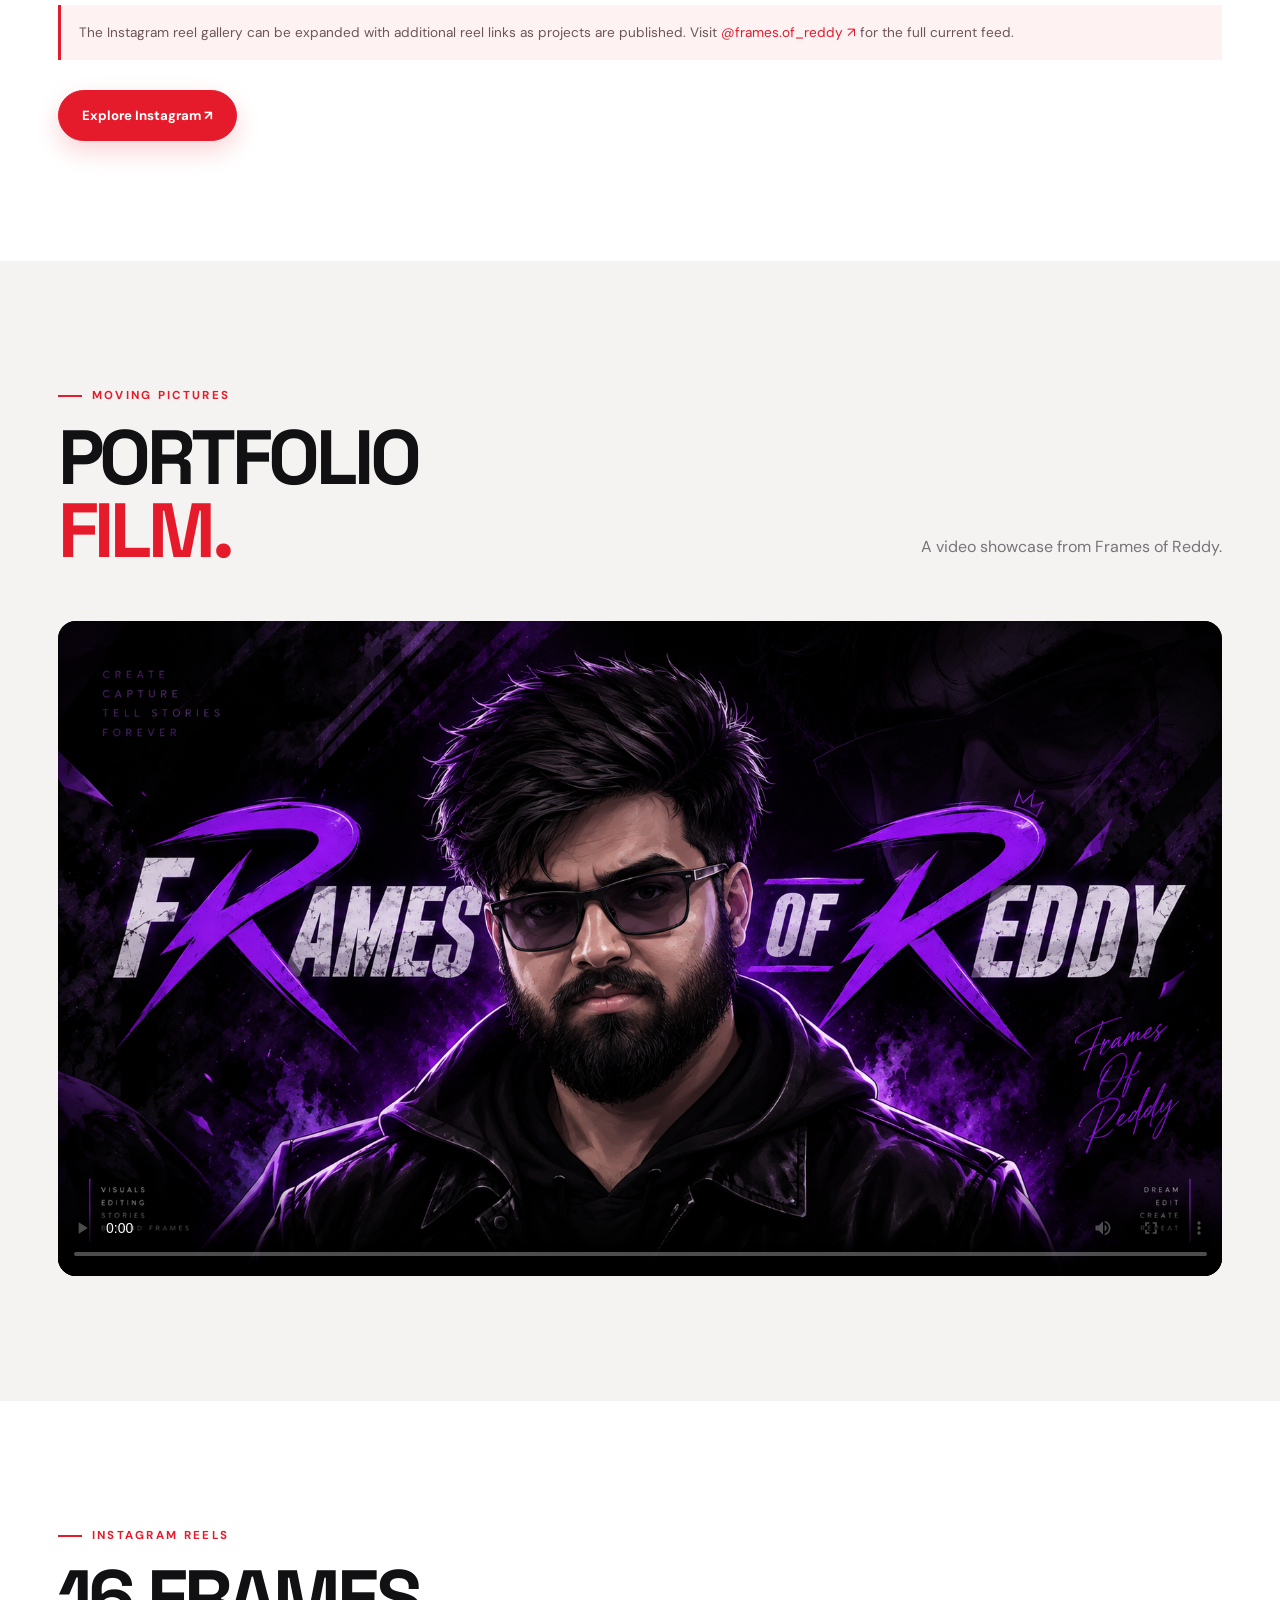
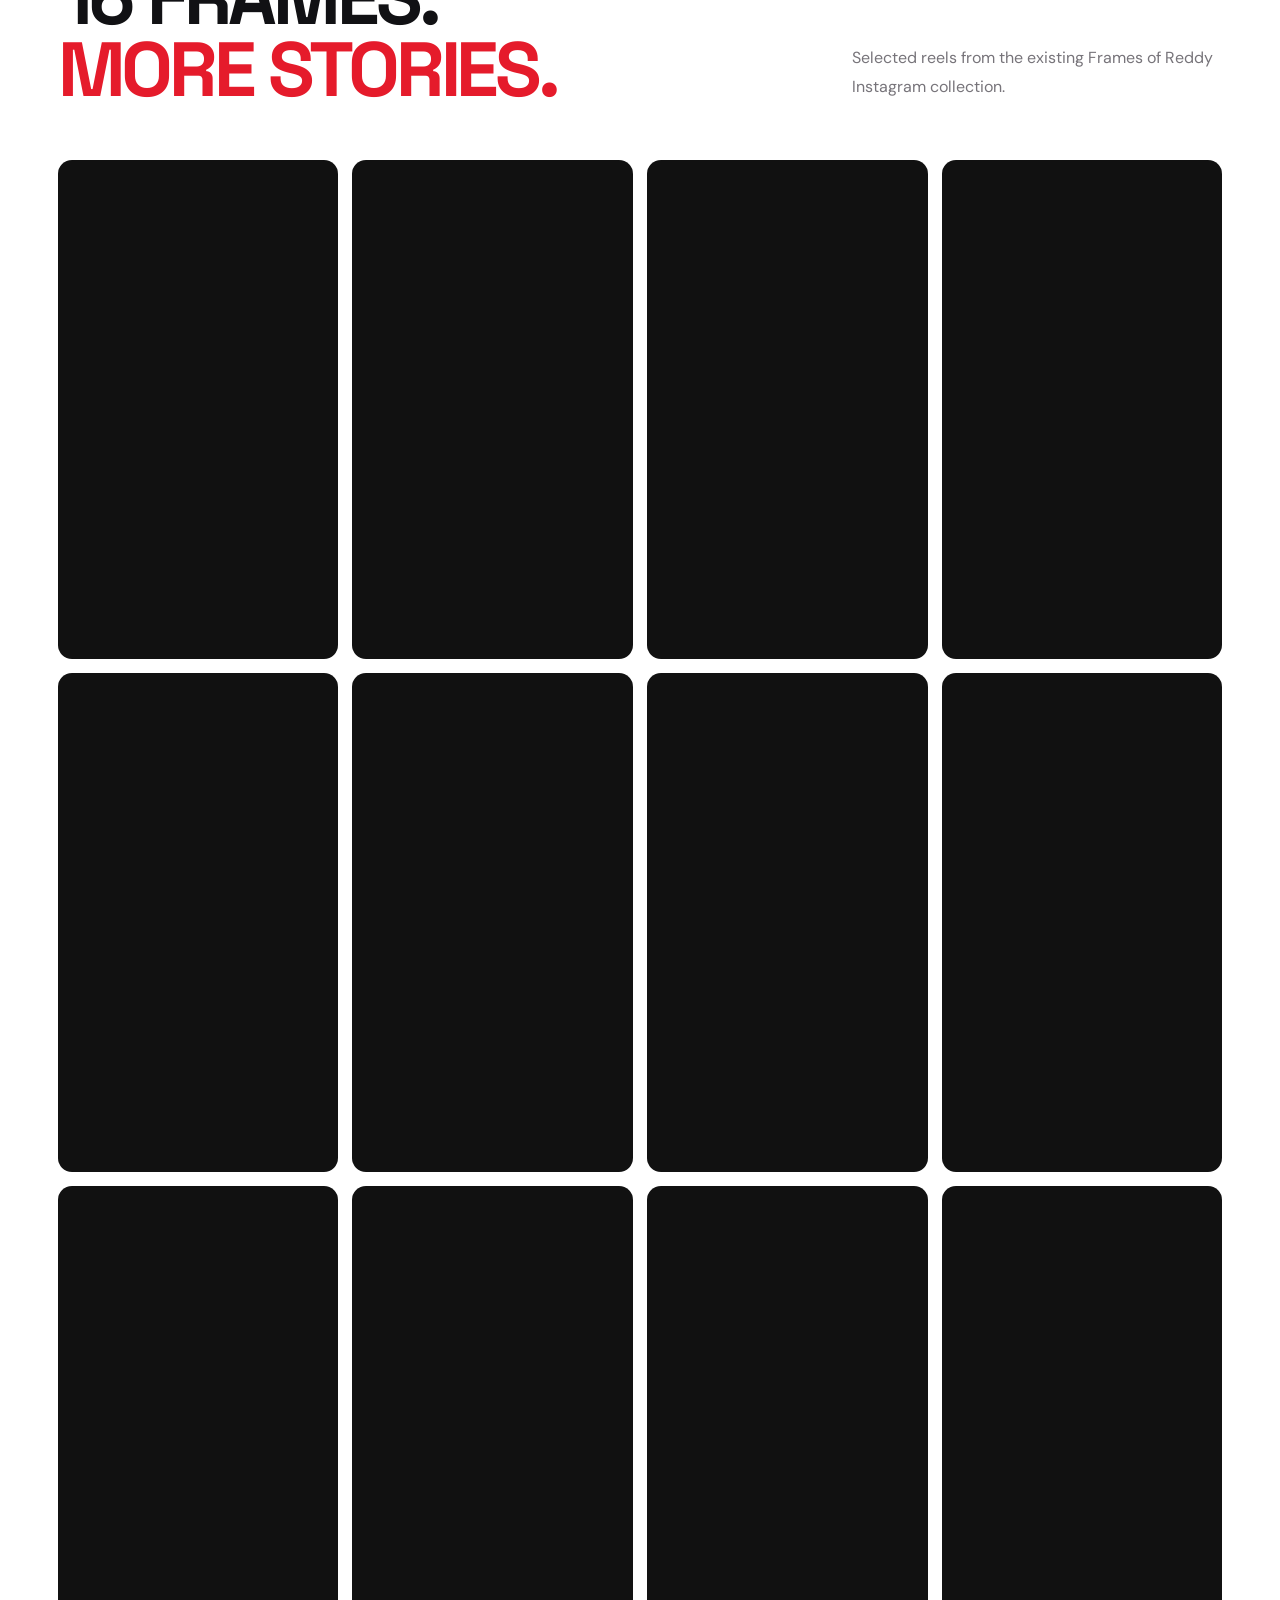
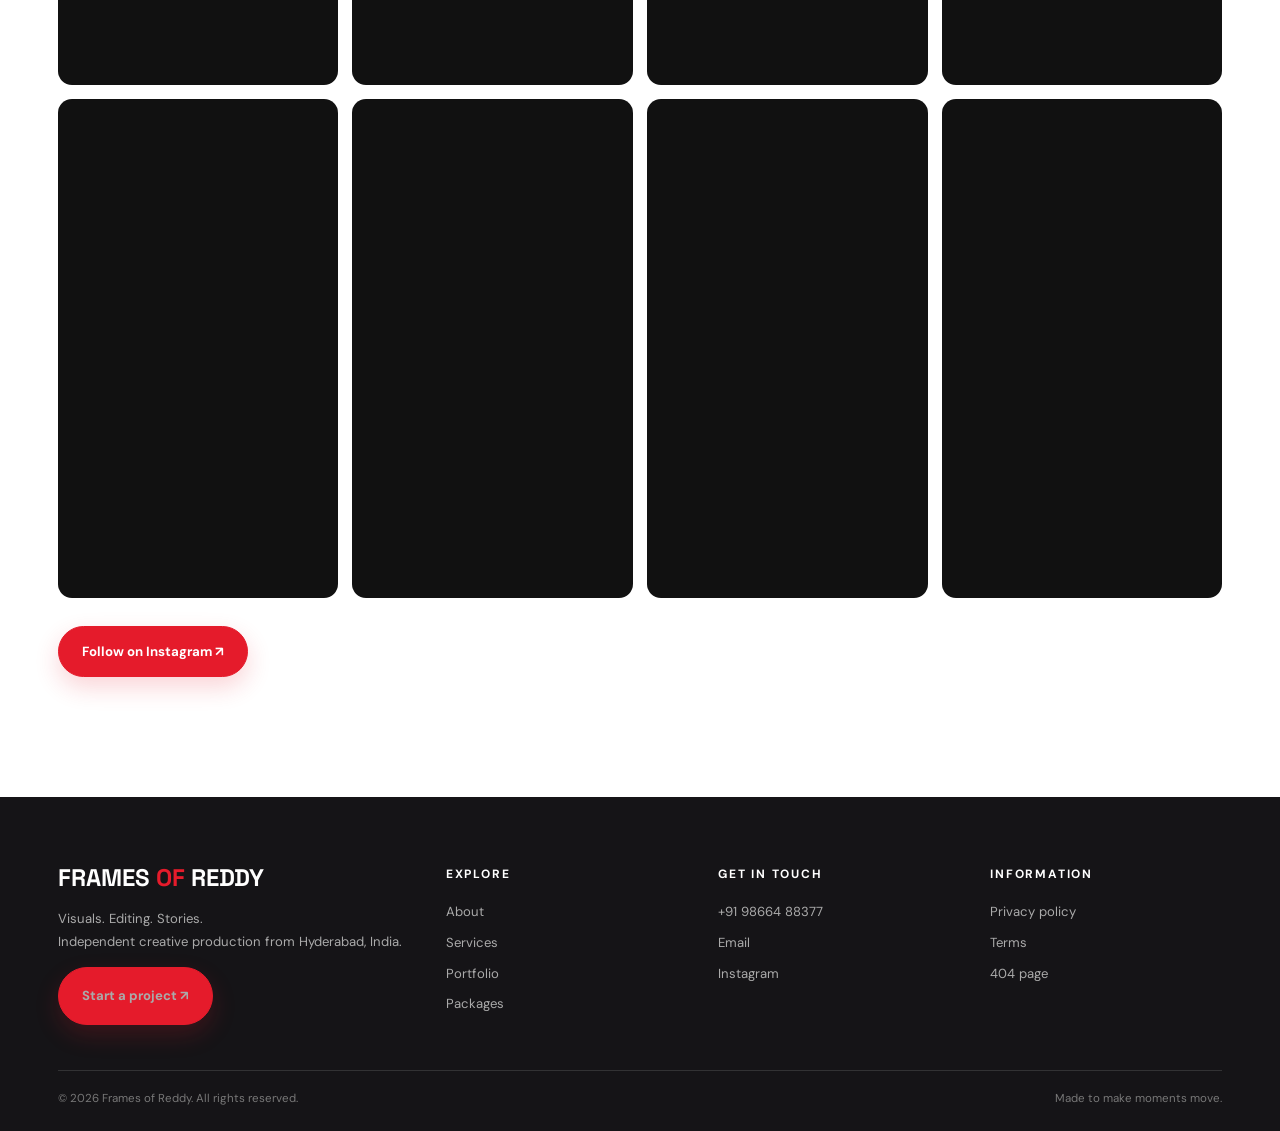
<file: portfolio.html>
<!doctype html>
<html lang="en"><head><meta charset="utf-8"><meta name="viewport" content="width=device-width,initial-scale=1"><meta name="theme-color" content="#e51b2b"><meta name="description" content="Explore selected photography and videography work from Frames of Reddy and visit its Instagram reel collection."><meta property="og:title" content="Portfolio | Frames of Reddy"><meta property="og:description" content="Explore selected photography and videography work from Frames of Reddy and visit its Instagram reel collection."><title>Portfolio | Frames of Reddy</title><link rel="stylesheet" href="assets/site.css"><script defer src="assets/site.js"></script></head><body>
<header class="site-header"><div class="nav-wrap"><a class="brand" href="index.html" aria-label="Frames of Reddy home"><span class="brand-mark">R</span><span>FRAMES OF REDDY</span></a><button class="menu-toggle" aria-label="Toggle navigation" aria-expanded="false"><span></span><span></span></button><nav class="nav-links"><a href="index.html">Home</a><a href="about.html">About</a><a href="services.html">Services</a><a href="portfolio.html">Portfolio</a><a href="packages.html">Packages</a><a href="contact.html">Contact</a></nav><a class="btn nav-cta" href="booking.html">BOOK A SHOOT ↗</a></div></header>
<main class="page-main"><section class="page-hero"><div class="container"><span class="eyebrow">Selected work</span><h1>VISUALS.<br><span class="red">IN MOTION.</span></h1><p>A growing collection of frames, reels and visual experiments. More work is added as new stories are created.</p></div></section><section class="section"><div class="container"><div class="portfolio-grid"><div class="portfolio-item reveal"><img src="hero.png" alt="Frames of Reddy featured image"><span class="tag">Featured visuals</span></div><div class="portfolio-item reveal"><img src="hero-mobile.png" alt="Portrait photography"><span class="tag">Portraits</span></div><div class="portfolio-item reveal"><img src="hero.png" alt="Creative direction"><span class="tag">Creative direction</span></div></div><div class="section-head" style="margin-top:90px"><div><span class="eyebrow">Instagram</span><h2>THE REEL<br><span class="red">COLLECTION.</span></h2></div><p class="muted">Watch the latest work and behind-the-scenes moments on Instagram.</p></div><div class="notice">The Instagram reel gallery can be expanded with additional reel links as projects are published. Visit <a class="red" href="https://instagram.com/frames.of_reddy" target="_blank" rel="noreferrer">@frames.of_reddy ↗</a> for the full current feed.</div><div style="margin-top:30px"><a class="btn" href="https://instagram.com/frames.of_reddy" target="_blank" rel="noreferrer">Explore Instagram ↗</a></div></div></section><section class="section soft"><div class="container"><div class="section-head"><div><span class="eyebrow">Moving pictures</span><h2>PORTFOLIO<br><span class="red">FILM.</span></h2></div><p class="muted">A video showcase from Frames of Reddy.</p></div><video controls playsinline preload="none" poster="hero.png" style="width:100%;max-height:78vh;object-fit:contain;background:#111;border-radius:18px"><source src="portfolio-video.mov" type="video/quicktime">Your browser does not support this video format.</video></div></section><section class="section"><div class="container"><div class="section-head"><div><span class="eyebrow">Instagram reels</span><h2>16 FRAMES.<br><span class="red">MORE STORIES.</span></h2></div><p class="muted">Selected reels from the existing Frames of Reddy Instagram collection.</p></div><div class="reel-grid"><div class="reel"><iframe src="https://www.instagram.com/reel/Dc3qvcOP1OY/embed/" title="Frames of Reddy Instagram reel 1" loading="lazy" allowtransparency="true" allowfullscreen></iframe></div><div class="reel"><iframe src="https://www.instagram.com/reel/DdDzIY_pdD9/embed/" title="Frames of Reddy Instagram reel 2" loading="lazy" allowtransparency="true" allowfullscreen></iframe></div><div class="reel"><iframe src="https://www.instagram.com/reel/DdIXCBepm7h/embed/" title="Frames of Reddy Instagram reel 3" loading="lazy" allowtransparency="true" allowfullscreen></iframe></div><div class="reel"><iframe src="https://www.instagram.com/reel/Dcll0vlvyml/embed/" title="Frames of Reddy Instagram reel 4" loading="lazy" allowtransparency="true" allowfullscreen></iframe></div><div class="reel"><iframe src="https://www.instagram.com/reel/DcV81oohVIB/embed/" title="Frames of Reddy Instagram reel 5" loading="lazy" allowtransparency="true" allowfullscreen></iframe></div><div class="reel"><iframe src="https://www.instagram.com/reel/DcS8Oz3h90Z/embed/" title="Frames of Reddy Instagram reel 6" loading="lazy" allowtransparency="true" allowfullscreen></iframe></div><div class="reel"><iframe src="https://www.instagram.com/reel/DYt3I3_vNM1/embed/" title="Frames of Reddy Instagram reel 7" loading="lazy" allowtransparency="true" allowfullscreen></iframe></div><div class="reel"><iframe src="https://www.instagram.com/reel/DXAbQo4kxTm/embed/" title="Frames of Reddy Instagram reel 8" loading="lazy" allowtransparency="true" allowfullscreen></iframe></div><div class="reel"><iframe src="https://www.instagram.com/reel/DYhn1O8vVtA/embed/" title="Frames of Reddy Instagram reel 9" loading="lazy" allowtransparency="true" allowfullscreen></iframe></div><div class="reel"><iframe src="https://www.instagram.com/reel/Dbw5aCNJ3gd/embed/" title="Frames of Reddy Instagram reel 10" loading="lazy" allowtransparency="true" allowfullscreen></iframe></div><div class="reel"><iframe src="https://www.instagram.com/reel/DN0cRMaUsWM/embed/" title="Frames of Reddy Instagram reel 11" loading="lazy" allowtransparency="true" allowfullscreen></iframe></div><div class="reel"><iframe src="https://www.instagram.com/reel/DOF5BCdiUIG/embed/" title="Frames of Reddy Instagram reel 12" loading="lazy" allowtransparency="true" allowfullscreen></iframe></div><div class="reel"><iframe src="https://www.instagram.com/reel/DObkdE_EpVa/embed/" title="Frames of Reddy Instagram reel 13" loading="lazy" allowtransparency="true" allowfullscreen></iframe></div><div class="reel"><iframe src="https://www.instagram.com/reel/DXDfrdXj7ae/embed/" title="Frames of Reddy Instagram reel 14" loading="lazy" allowtransparency="true" allowfullscreen></iframe></div><div class="reel"><iframe src="https://www.instagram.com/reel/DX4c7B3PeUk/embed/" title="Frames of Reddy Instagram reel 15" loading="lazy" allowtransparency="true" allowfullscreen></iframe></div><div class="reel"><iframe src="https://www.instagram.com/reel/DXbmrlQEsmh/embed/" title="Frames of Reddy Instagram reel 16" loading="lazy" allowtransparency="true" allowfullscreen></iframe></div></div><div style="margin-top:28px"><a class="btn" href="https://instagram.com/frames.of_reddy" target="_blank" rel="noreferrer">Follow on Instagram ↗</a></div></div></section></main>
<footer class="site-footer"><div class="container"><div class="footer-grid"><div><div class="footer-brand">FRAMES <span>OF</span> REDDY</div><p>Visuals. Editing. Stories.<br>Independent creative production from Hyderabad, India.</p><a class="btn" href="booking.html">Start a project ↗</a></div><div><h4>Explore</h4><div class="footer-links"><a href="about.html">About</a><a href="services.html">Services</a><a href="portfolio.html">Portfolio</a><a href="packages.html">Packages</a></div></div><div><h4>Get in touch</h4><div class="footer-links"><a href="tel:+919866488377">+91 98664 88377</a><a href="mailto:rakshithreddy8080@gmail.com">Email</a><a href="https://instagram.com/frames.of_reddy" target="_blank" rel="noreferrer">Instagram</a></div></div><div><h4>Information</h4><div class="footer-links"><a href="privacy.html">Privacy policy</a><a href="terms.html">Terms</a><a href="404.html">404 page</a></div></div></div><div class="copyright"><span>© <span data-year>2026</span> Frames of Reddy. All rights reserved.</span><span>Made to make moments move.</span></div></div></footer><a class="whatsapp-float" href="https://wa.me/919866488377?text=Hello%20Frames%20of%20Reddy%2C%20I%27d%20like%20to%20enquire." target="_blank" rel="noreferrer" aria-label="Chat on WhatsApp">✆</a>
</body></html>
</file>
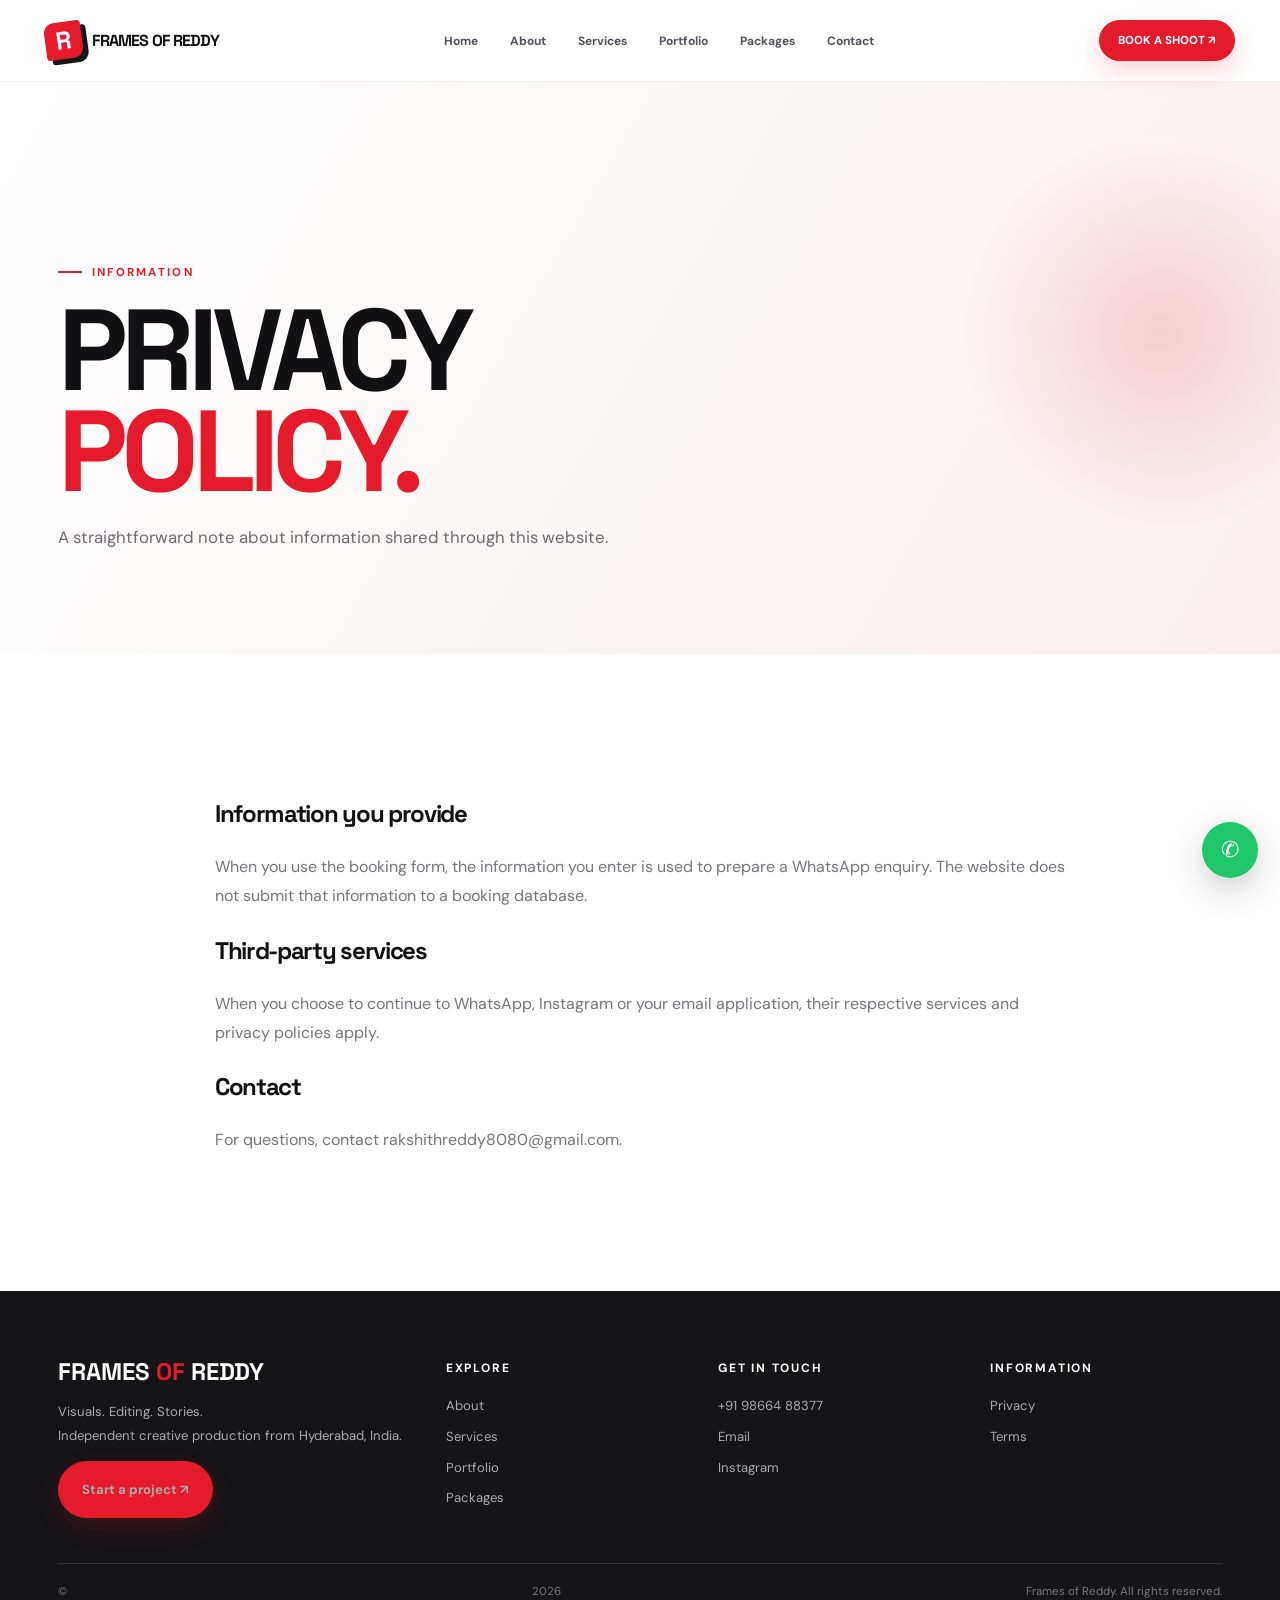
<file: privacy.html>
<!doctype html><html lang="en"><head><meta charset="utf-8"><meta name="viewport" content="width=device-width,initial-scale=1"><meta name="theme-color" content="#e51b2b"><meta name="description" content="Privacy information for the Frames of Reddy website."><title>Privacy Policy | Frames of Reddy</title><link rel="stylesheet" href="assets/site.css"><script defer src="assets/site.js"></script></head><body><header class="site-header"><div class="nav-wrap"><a class="brand" href="index.html"><span class="brand-mark">R</span><span>FRAMES OF REDDY</span></a><button class="menu-toggle" aria-label="Toggle navigation" aria-expanded="false"><span></span><span></span></button><nav class="nav-links"><a href="index.html">Home</a><a href="about.html">About</a><a href="services.html">Services</a><a href="portfolio.html">Portfolio</a><a href="packages.html">Packages</a><a href="contact.html">Contact</a></nav><a class="btn nav-cta" href="booking.html">BOOK A SHOOT ↗</a></div></header><main class="page-main"><section class="page-hero"><div class="container"><span class="eyebrow">Information</span><h1>PRIVACY<br><span class="red">POLICY.</span></h1><p>A straightforward note about information shared through this website.</p></div></section><section class="section"><div class="container" style="max-width:850px"><h3>Information you provide</h3><p class="muted">When you use the booking form, the information you enter is used to prepare a WhatsApp enquiry. The website does not submit that information to a booking database.</p><h3>Third-party services</h3><p class="muted">When you choose to continue to WhatsApp, Instagram or your email application, their respective services and privacy policies apply.</p><h3>Contact</h3><p class="muted">For questions, contact rakshithreddy8080@gmail.com.</p></div></section></main><footer class="site-footer"><div class="container"><div class="footer-grid"><div><div class="footer-brand">FRAMES <span>OF</span> REDDY</div><p>Visuals. Editing. Stories.<br>Independent creative production from Hyderabad, India.</p><a class="btn" href="booking.html">Start a project ↗</a></div><div><h4>Explore</h4><div class="footer-links"><a href="about.html">About</a><a href="services.html">Services</a><a href="portfolio.html">Portfolio</a><a href="packages.html">Packages</a></div></div><div><h4>Get in touch</h4><div class="footer-links"><a href="tel:+919866488377">+91 98664 88377</a><a href="mailto:rakshithreddy8080@gmail.com">Email</a><a href="https://instagram.com/frames.of_reddy">Instagram</a></div></div><div><h4>Information</h4><div class="footer-links"><a href="privacy.html">Privacy</a><a href="terms.html">Terms</a></div></div></div><div class="copyright">© <span data-year>2026</span> Frames of Reddy. All rights reserved.</div></div></footer><a class="whatsapp-float" href="https://wa.me/919866488377" aria-label="WhatsApp">✆</a></body></html>
</file>
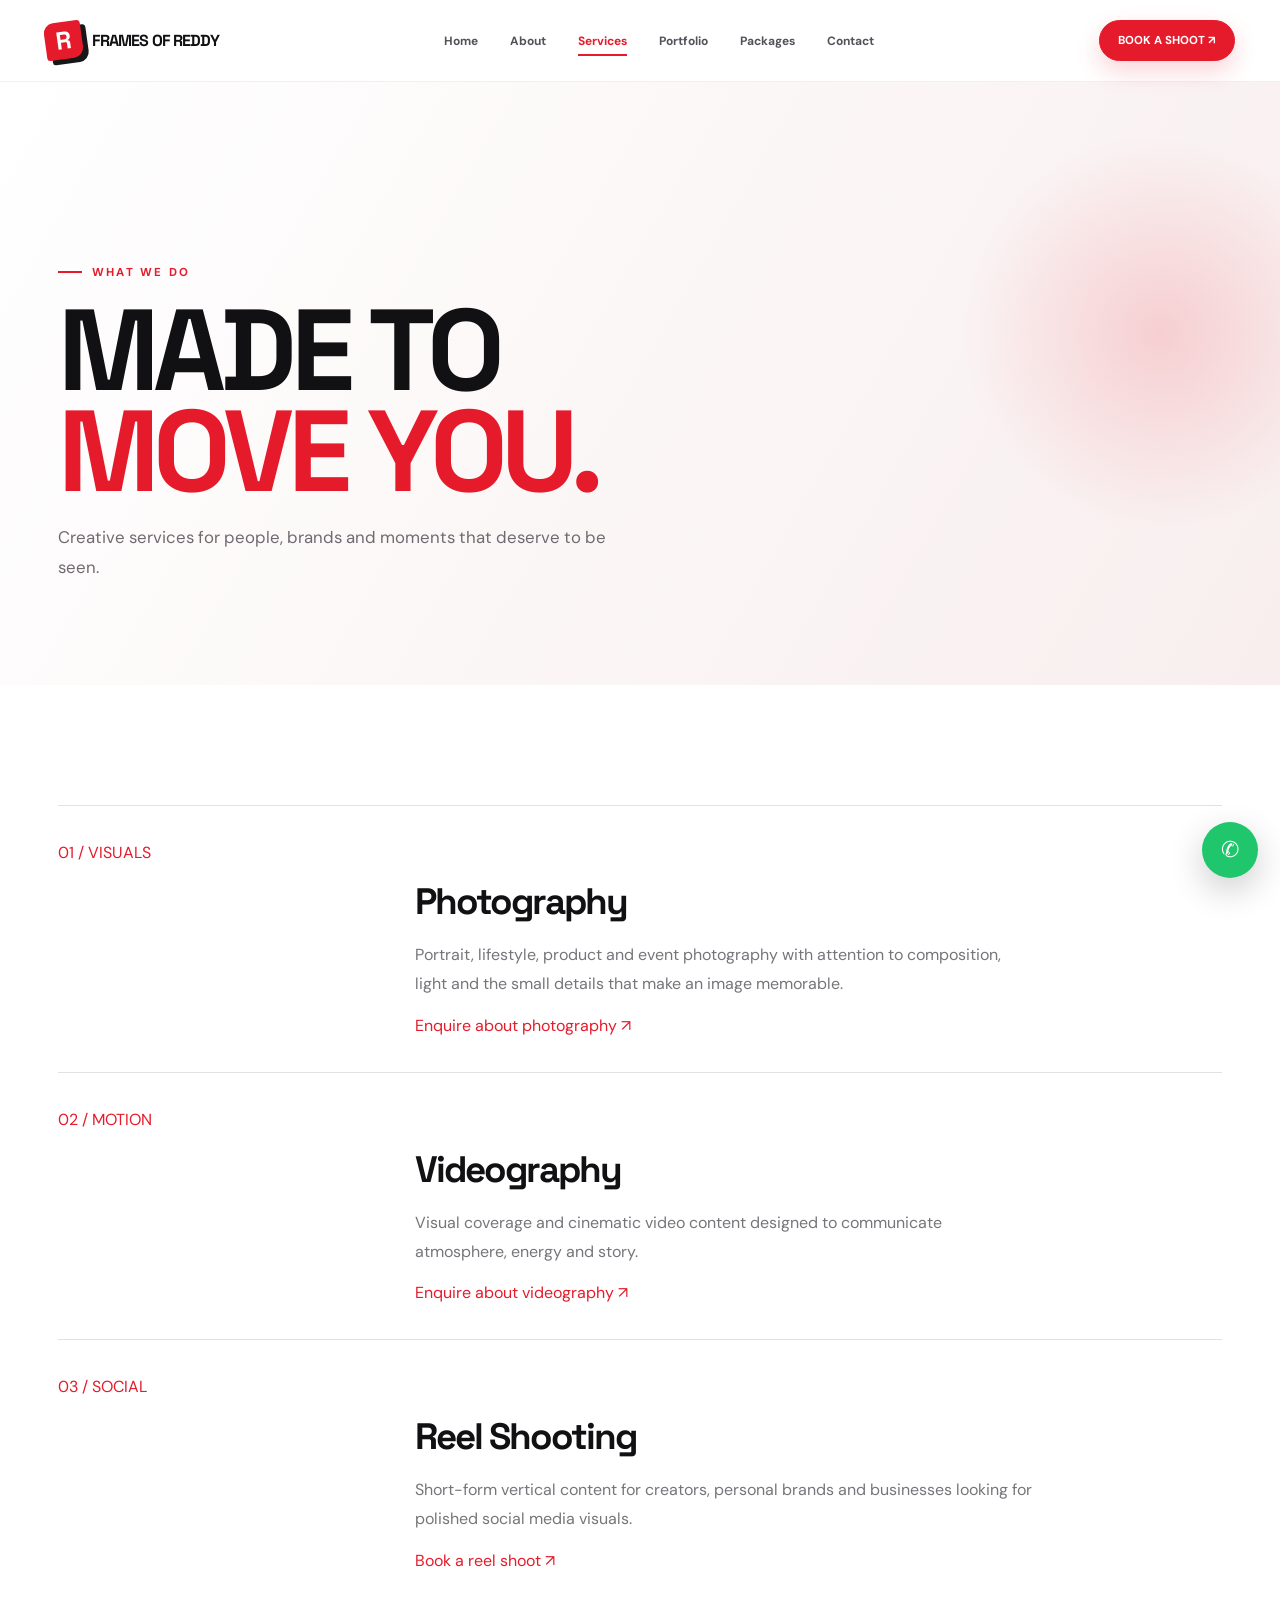
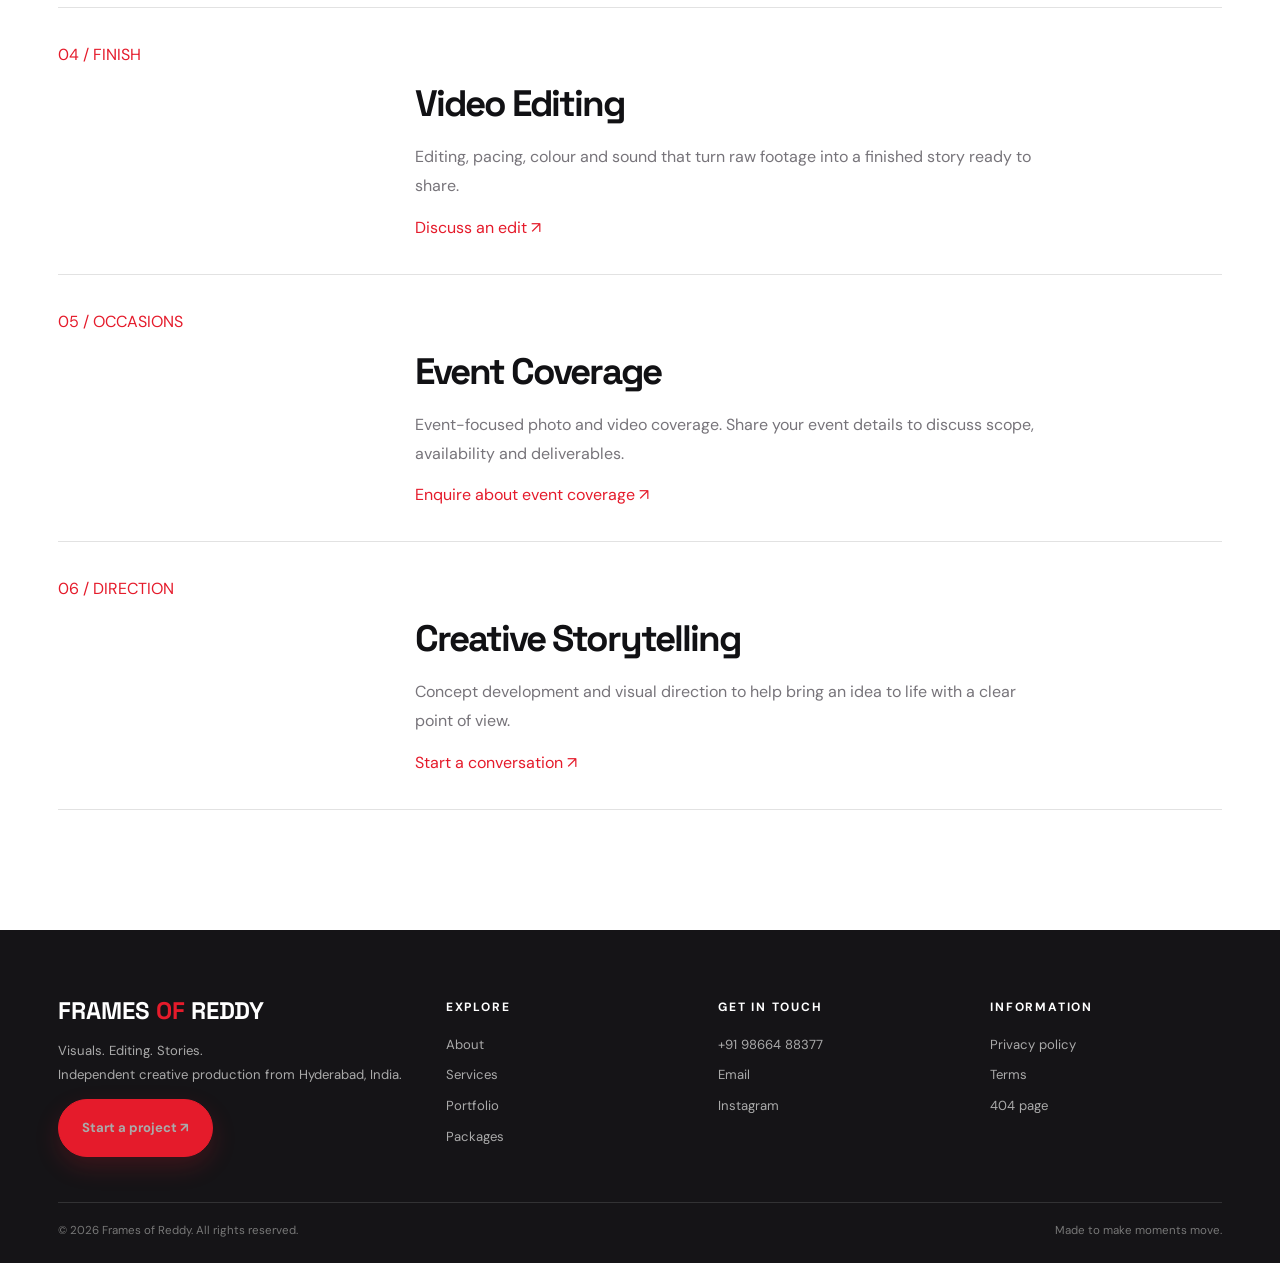
<file: services.html>
<!doctype html>
<html lang="en"><head><meta charset="utf-8"><meta name="viewport" content="width=device-width,initial-scale=1"><meta name="theme-color" content="#e51b2b"><meta name="description" content="Photography, videography, reel shooting, video editing and creative storytelling services from Frames of Reddy."><meta property="og:title" content="Services | Frames of Reddy"><meta property="og:description" content="Photography, videography, reel shooting, video editing and creative storytelling services from Frames of Reddy."><title>Services | Frames of Reddy</title><link rel="stylesheet" href="assets/site.css"><script defer src="assets/site.js"></script></head><body>
<header class="site-header"><div class="nav-wrap"><a class="brand" href="index.html" aria-label="Frames of Reddy home"><span class="brand-mark">R</span><span>FRAMES OF REDDY</span></a><button class="menu-toggle" aria-label="Toggle navigation" aria-expanded="false"><span></span><span></span></button><nav class="nav-links"><a href="index.html">Home</a><a href="about.html">About</a><a href="services.html">Services</a><a href="portfolio.html">Portfolio</a><a href="packages.html">Packages</a><a href="contact.html">Contact</a></nav><a class="btn nav-cta" href="booking.html">BOOK A SHOOT ↗</a></div></header>
<main class="page-main"><section class="page-hero"><div class="container"><span class="eyebrow">What we do</span><h1>MADE TO<br><span class="red">MOVE YOU.</span></h1><p>Creative services for people, brands and moments that deserve to be seen.</p></div></section><section class="section"><div class="container"><div class="service-detail reveal"><div class="num">01 / VISUALS</div><div><h3>Photography</h3><p>Portrait, lifestyle, product and event photography with attention to composition, light and the small details that make an image memorable.</p><a class="red" href="booking.html">Enquire about photography ↗</a></div></div><div class="service-detail reveal"><div class="num">02 / MOTION</div><div><h3>Videography</h3><p>Visual coverage and cinematic video content designed to communicate atmosphere, energy and story.</p><a class="red" href="booking.html">Enquire about videography ↗</a></div></div><div class="service-detail reveal"><div class="num">03 / SOCIAL</div><div><h3>Reel Shooting</h3><p>Short-form vertical content for creators, personal brands and businesses looking for polished social media visuals.</p><a class="red" href="booking.html">Book a reel shoot ↗</a></div></div><div class="service-detail reveal"><div class="num">04 / FINISH</div><div><h3>Video Editing</h3><p>Editing, pacing, colour and sound that turn raw footage into a finished story ready to share.</p><a class="red" href="contact.html">Discuss an edit ↗</a></div></div><div class="service-detail reveal"><div class="num">05 / OCCASIONS</div><div><h3>Event Coverage</h3><p>Event-focused photo and video coverage. Share your event details to discuss scope, availability and deliverables.</p><a class="red" href="contact.html">Enquire about event coverage ↗</a></div></div><div class="service-detail reveal"><div class="num">06 / DIRECTION</div><div><h3>Creative Storytelling</h3><p>Concept development and visual direction to help bring an idea to life with a clear point of view.</p><a class="red" href="contact.html">Start a conversation ↗</a></div></div></div></section></main>
<footer class="site-footer"><div class="container"><div class="footer-grid"><div><div class="footer-brand">FRAMES <span>OF</span> REDDY</div><p>Visuals. Editing. Stories.<br>Independent creative production from Hyderabad, India.</p><a class="btn" href="booking.html">Start a project ↗</a></div><div><h4>Explore</h4><div class="footer-links"><a href="about.html">About</a><a href="services.html">Services</a><a href="portfolio.html">Portfolio</a><a href="packages.html">Packages</a></div></div><div><h4>Get in touch</h4><div class="footer-links"><a href="tel:+919866488377">+91 98664 88377</a><a href="mailto:rakshithreddy8080@gmail.com">Email</a><a href="https://instagram.com/frames.of_reddy" target="_blank" rel="noreferrer">Instagram</a></div></div><div><h4>Information</h4><div class="footer-links"><a href="privacy.html">Privacy policy</a><a href="terms.html">Terms</a><a href="404.html">404 page</a></div></div></div><div class="copyright"><span>© <span data-year>2026</span> Frames of Reddy. All rights reserved.</span><span>Made to make moments move.</span></div></div></footer><a class="whatsapp-float" href="https://wa.me/919866488377?text=Hello%20Frames%20of%20Reddy%2C%20I%27d%20like%20to%20enquire." target="_blank" rel="noreferrer" aria-label="Chat on WhatsApp">✆</a>
</body></html>
</file>
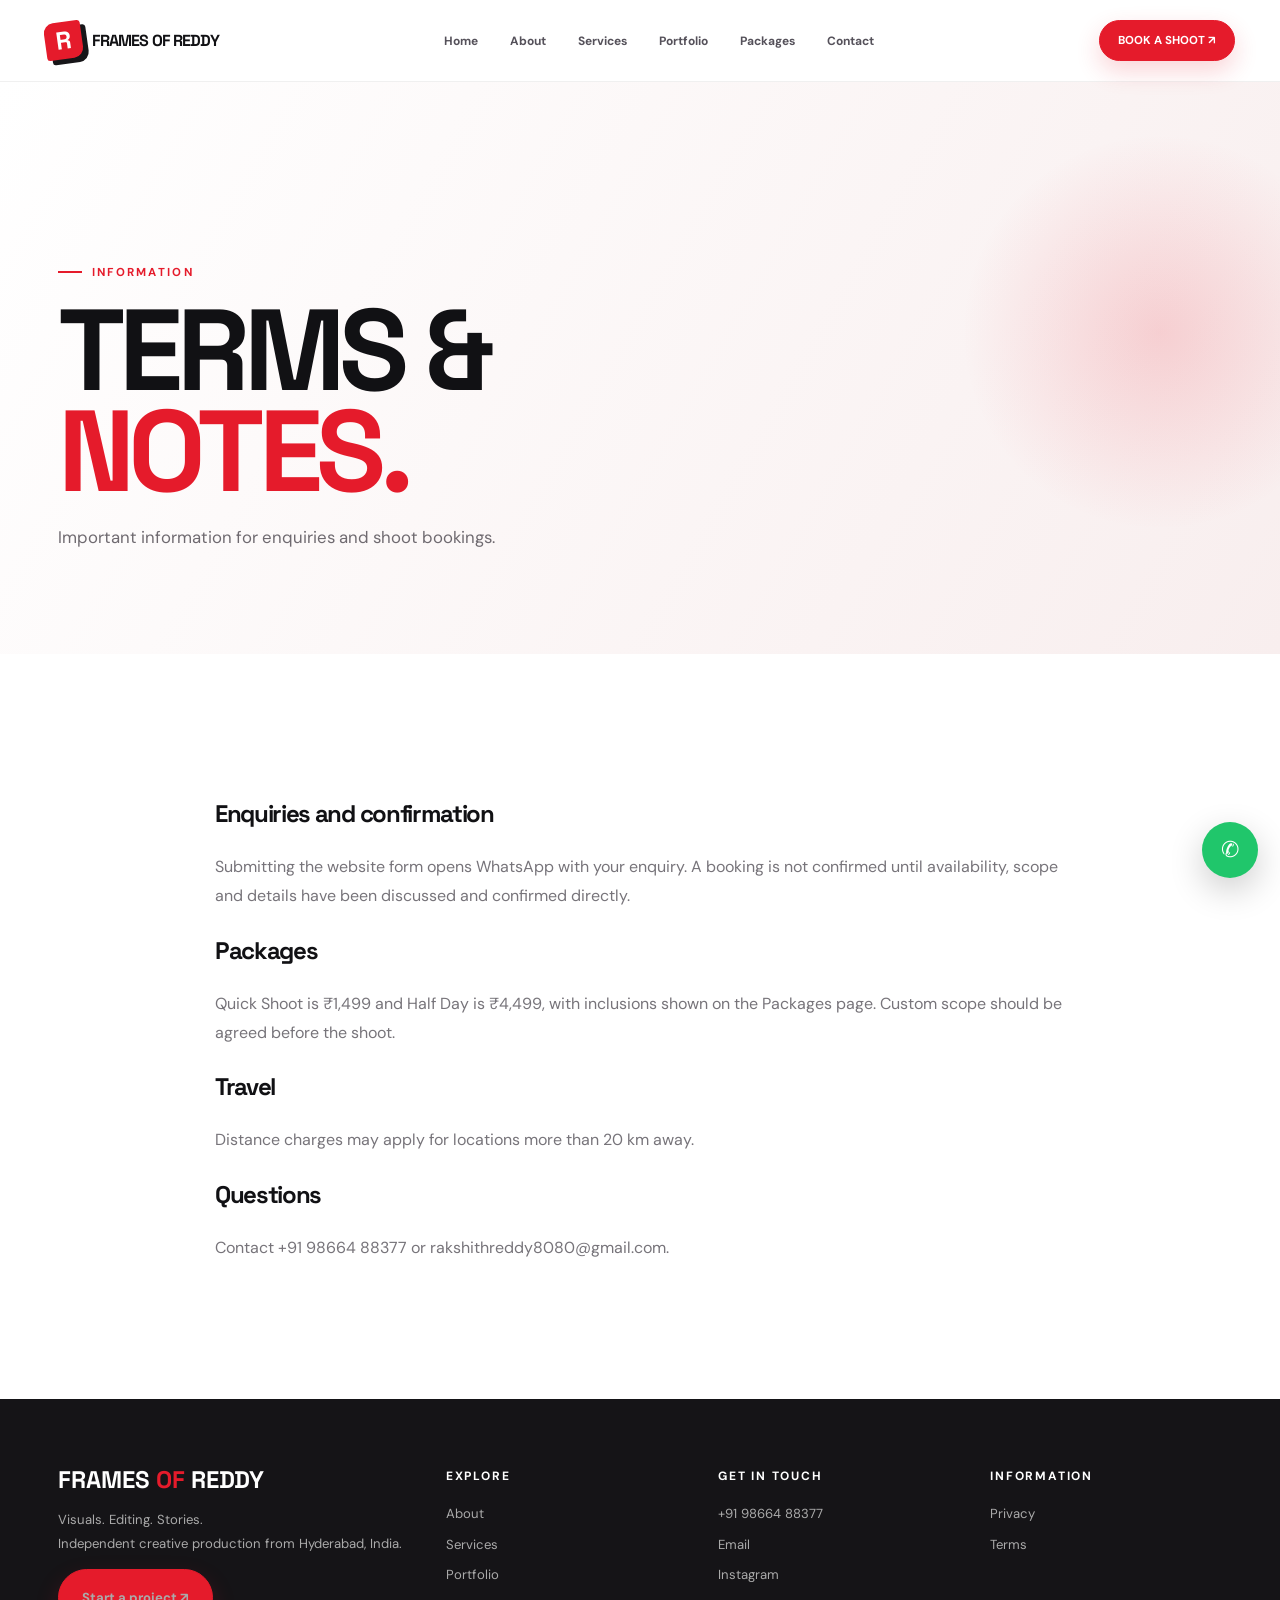
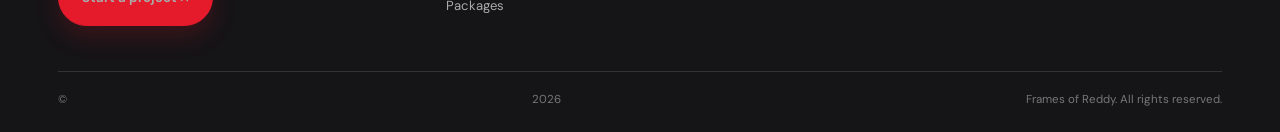
<file: terms.html>
<!doctype html><html lang="en"><head><meta charset="utf-8"><meta name="viewport" content="width=device-width,initial-scale=1"><meta name="theme-color" content="#e51b2b"><meta name="description" content="Booking and service notes for Frames of Reddy."><title>Terms | Frames of Reddy</title><link rel="stylesheet" href="assets/site.css"><script defer src="assets/site.js"></script></head><body><header class="site-header"><div class="nav-wrap"><a class="brand" href="index.html"><span class="brand-mark">R</span><span>FRAMES OF REDDY</span></a><button class="menu-toggle" aria-label="Toggle navigation" aria-expanded="false"><span></span><span></span></button><nav class="nav-links"><a href="index.html">Home</a><a href="about.html">About</a><a href="services.html">Services</a><a href="portfolio.html">Portfolio</a><a href="packages.html">Packages</a><a href="contact.html">Contact</a></nav><a class="btn nav-cta" href="booking.html">BOOK A SHOOT ↗</a></div></header><main class="page-main"><section class="page-hero"><div class="container"><span class="eyebrow">Information</span><h1>TERMS &<br><span class="red">NOTES.</span></h1><p>Important information for enquiries and shoot bookings.</p></div></section><section class="section"><div class="container" style="max-width:850px"><h3>Enquiries and confirmation</h3><p class="muted">Submitting the website form opens WhatsApp with your enquiry. A booking is not confirmed until availability, scope and details have been discussed and confirmed directly.</p><h3>Packages</h3><p class="muted">Quick Shoot is ₹1,499 and Half Day is ₹4,499, with inclusions shown on the Packages page. Custom scope should be agreed before the shoot.</p><h3>Travel</h3><p class="muted">Distance charges may apply for locations more than 20 km away.</p><h3>Questions</h3><p class="muted">Contact +91 98664 88377 or rakshithreddy8080@gmail.com.</p></div></section></main><footer class="site-footer"><div class="container"><div class="footer-grid"><div><div class="footer-brand">FRAMES <span>OF</span> REDDY</div><p>Visuals. Editing. Stories.<br>Independent creative production from Hyderabad, India.</p><a class="btn" href="booking.html">Start a project ↗</a></div><div><h4>Explore</h4><div class="footer-links"><a href="about.html">About</a><a href="services.html">Services</a><a href="portfolio.html">Portfolio</a><a href="packages.html">Packages</a></div></div><div><h4>Get in touch</h4><div class="footer-links"><a href="tel:+919866488377">+91 98664 88377</a><a href="mailto:rakshithreddy8080@gmail.com">Email</a><a href="https://instagram.com/frames.of_reddy">Instagram</a></div></div><div><h4>Information</h4><div class="footer-links"><a href="privacy.html">Privacy</a><a href="terms.html">Terms</a></div></div></div><div class="copyright">© <span data-year>2026</span> Frames of Reddy. All rights reserved.</div></div></footer><a class="whatsapp-float" href="https://wa.me/919866488377" aria-label="WhatsApp">✆</a></body></html>
</file>
<file: assets/site.css>
@import url('https://fonts.googleapis.com/css2?family=DM+Sans:wght@400;500;600;700&family=Space+Grotesk:wght@400;500;600;700&display=swap');
:root{--red:#e51b2b;--ink:#111114;--paper:#fff;--soft:#f5f3f1;--muted:#77747a;--line:rgba(17,17,20,.12);--dark:#171619;--ease:cubic-bezier(.22,.8,.22,1);--shadow:0 24px 80px rgba(25,10,12,.14)}
*{box-sizing:border-box}html{scroll-behavior:smooth}body{margin:0;background:#fff;color:var(--ink);font-family:'DM Sans',sans-serif;overflow-x:hidden;-webkit-font-smoothing:antialiased}a{color:inherit;text-decoration:none}img{max-width:100%;display:block}h1,h2,h3,.brand,.display{font-family:'Space Grotesk',sans-serif;letter-spacing:-.055em}h1{font-size:clamp(3.6rem,9vw,8.8rem);line-height:.88}h2{font-size:clamp(2.5rem,6vw,5.5rem);line-height:.94}h3{font-size:1.5rem}.red{color:var(--red)}.container{width:min(1240px,calc(100% - 9vw));margin:auto}.eyebrow{font-size:.72rem;text-transform:uppercase;letter-spacing:.2em;font-weight:700;color:var(--red);display:inline-flex;align-items:center;gap:10px}.eyebrow:before{content:"";width:24px;height:2px;background:currentColor}.muted{color:var(--muted);line-height:1.8}.btn{display:inline-flex;align-items:center;justify-content:center;padding:16px 23px;border-radius:100px;background:var(--red);color:#fff;font-size:.83rem;font-weight:700;border:1px solid var(--red);transition:.35s var(--ease);box-shadow:0 10px 25px #e51b2b30}.btn:hover{transform:translateY(-4px);box-shadow:0 18px 34px #e51b2b40;background:#c91423}.btn.outline{background:transparent;color:var(--ink);border-color:var(--line);box-shadow:none}.btn.white{background:white;color:var(--ink);border-color:white}
.site-header{height:82px;position:fixed;inset:0 0 auto;z-index:1000;display:flex;align-items:center;background:#ffffffd9;backdrop-filter:blur(18px);border-bottom:1px solid #11111110;transition:.3s}.site-header.scrolled{height:68px;box-shadow:0 8px 35px #0000000f}.nav-wrap{display:flex;align-items:center;justify-content:space-between;width:min(1380px,calc(100% - 7vw));margin:auto}.brand{display:flex;align-items:center;gap:10px;font-size:1rem;font-weight:700}.brand-mark{width:37px;height:37px;display:grid;place-items:center;background:var(--red);color:white;font-size:1.55rem;transform:rotate(-8deg);border-radius:10px 3px;box-shadow:5px 5px 0 #171619}.nav-links{display:flex;align-items:center;gap:clamp(16px,2.5vw,36px)}.nav-links a{font-size:.75rem;font-weight:700;color:#55515a;padding:10px 0;position:relative}.nav-links a:hover,.nav-links a.active{color:var(--red)}.nav-links a:after{content:"";position:absolute;left:0;bottom:3px;width:0;height:2px;background:var(--red);transition:.3s}.nav-links a:hover:after,.nav-links a.active:after{width:100%}.nav-cta{padding:12px 18px;font-size:.72rem}.menu-toggle{display:none;width:44px;height:44px;border:1px solid var(--line);border-radius:50%;background:white}
.hero{min-height:100svh;padding:150px 0 70px;display:flex;align-items:center;overflow:hidden;background:linear-gradient(120deg,#fff 0%,#fff 52%,#f8eeee 100%);position:relative}.hero:before{content:"";position:absolute;width:650px;height:650px;border-radius:50%;right:-170px;top:8%;background:radial-gradient(circle,#e51b2b26,transparent 68%)}.hero-grid{display:grid;grid-template-columns:1.05fr .95fr;gap:2vw;align-items:center;position:relative;z-index:2}.hero-copy{z-index:4}.hero h1{margin:24px 0}.outline-text{-webkit-text-stroke:1.5px var(--ink);color:transparent}.hero-copy .lead{max-width:480px;font-size:1.05rem;line-height:1.8;color:#66616a;margin-bottom:30px}.hero-actions{display:flex;gap:12px;flex-wrap:wrap}.hero-meta{display:flex;gap:26px;margin-top:52px;color:#777;font-size:.72rem;text-transform:uppercase;letter-spacing:.12em}.hero-meta strong{display:block;color:var(--ink);font-size:.95rem;letter-spacing:0;margin-bottom:5px}.hero-art{height:590px;position:relative;perspective:1300px;display:grid;place-items:center}.orb{position:absolute;width:380px;height:380px;border-radius:50%;background:radial-gradient(circle at 35% 28%,#ff9aa2,#e51b2b 34%,#8d0b19 72%,#28060b);box-shadow:inset -25px -30px 60px #0005,0 50px 100px #e51b2b3b;transform:translate(20px,5px) rotateX(14deg);animation:orbFloat 8s ease-in-out infinite}.frame3d{position:absolute;width:min(370px,75%);aspect-ratio:4/5;background:#fff;padding:12px 12px 42px;box-shadow:0 35px 75px #0004;transform-style:preserve-3d;transition:transform .5s var(--ease)}.frame3d img{width:100%;height:100%;object-fit:cover}.frame3d.one{transform:translate(-54px,-15px) rotateY(-18deg) rotateZ(-10deg);z-index:3}.frame3d.two{transform:translate(70px,35px) rotateY(-24deg) rotateZ(9deg) scale(.88);z-index:2}.frame3d.three{transform:translate(0,80px) rotateY(-12deg) rotateZ(2deg) scale(.76);z-index:1;opacity:.75}.hero-art:hover .frame3d.one{transform:translate(-45px,-30px) rotateY(-8deg) rotateZ(-7deg) translateZ(40px)}.hero-art:hover .frame3d.two{transform:translate(90px,35px) rotateY(-12deg) rotateZ(12deg) scale(.9) translateZ(20px)}.floating-label{position:absolute;z-index:5;right:2%;bottom:11%;background:#fff;padding:14px 18px;box-shadow:var(--shadow);font-size:.7rem;text-transform:uppercase;letter-spacing:.15em;font-weight:700;transform:rotate(5deg)}.floating-label b{color:var(--red)}@keyframes orbFloat{0%,100%{transform:translate(20px,5px) rotateX(14deg)}50%{transform:translate(20px,-16px) rotateX(20deg) rotateZ(4deg)}}
.ticker{background:var(--red);color:white;overflow:hidden;white-space:nowrap;padding:17px 0;font-family:'Space Grotesk';font-weight:700;letter-spacing:.12em;text-transform:uppercase}.ticker-track{display:inline-flex;gap:38px;animation:ticker 28s linear infinite}.ticker span:after{content:"✳";margin-left:38px}@keyframes ticker{to{transform:translateX(-50%)}}
.section{padding:120px 0}.section.soft{background:var(--soft)}.section.dark{background:var(--dark);color:white}.section-head{display:flex;justify-content:space-between;align-items:end;gap:30px;margin-bottom:55px}.section-head h2{max-width:780px;margin:18px 0 0}.section-head p{max-width:370px;margin:0 0 4px}.cards{display:grid;grid-template-columns:repeat(3,1fr);gap:18px}.service-card,.project-card,.price-card{position:relative;border:1px solid var(--line);background:white;overflow:hidden;transition:transform .4s var(--ease),box-shadow .4s,border-color .4s;transform-style:preserve-3d}.service-card{min-height:300px;padding:30px;border-radius:18px;display:flex;flex-direction:column;justify-content:space-between}.service-card:hover,.project-card:hover,.price-card:hover{transform:translateY(-8px);box-shadow:var(--shadow);border-color:#e51b2b55}.service-number{font-family:'Space Grotesk';font-size:.8rem;color:var(--red);font-weight:700}.service-icon{width:56px;height:56px;border-radius:17px;background:#fff0f1;color:var(--red);display:grid;place-items:center;font-size:1.5rem}.service-card h3{margin:24px 0 10px}.service-card p{color:var(--muted);line-height:1.7;margin:0;font-size:.9rem}.project-grid{display:grid;grid-template-columns:1.15fr .85fr;gap:20px}.project-card{border-radius:18px;min-height:430px;background:#ddd}.project-card img{width:100%;height:100%;object-fit:cover;transition:transform .8s var(--ease)}.project-card:hover img{transform:scale(1.06)}.project-overlay{position:absolute;inset:0;background:linear-gradient(0deg,#000b,transparent 65%);display:flex;align-items:end;padding:28px;color:white}.project-overlay small{display:block;color:#ffb7bd;text-transform:uppercase;letter-spacing:.16em;font-size:.65rem;margin-bottom:8px}.project-overlay h3{font-size:2rem;margin:0}.project-stack{display:grid;gap:20px}.project-stack .project-card{min-height:205px}.split{display:grid;grid-template-columns:1fr 1fr;gap:70px;align-items:center}.image-panel{perspective:1000px}.image-panel img{width:100%;height:520px;object-fit:cover;border-radius:16px;box-shadow:25px 25px 0 #f3d9dc;transform:rotateY(-5deg) rotateX(2deg);transition:.6s}.image-panel:hover img{transform:none}.price-grid{display:grid;grid-template-columns:repeat(2,1fr);gap:22px;max-width:950px;margin:auto}.price-card{border-radius:22px;padding:36px;display:flex;flex-direction:column;min-height:500px}.price-card.featured{background:var(--dark);color:white;border-color:var(--dark);transform:translateY(-12px)}.price-card .price{font-family:'Space Grotesk';font-size:3.8rem;font-weight:700;letter-spacing:-.07em;margin:25px 0}.price-card .price small{font-size:.9rem;letter-spacing:0;color:var(--muted)}.price-card ul{padding:0;list-style:none;display:grid;gap:15px;margin:0 0 35px}.price-card li:before{content:"✓";color:var(--red);font-weight:700;margin-right:12px}.price-card .btn{margin-top:auto}.cta-band{background:var(--red);color:white;padding:75px 0;position:relative;overflow:hidden}.cta-inner{display:flex;align-items:center;justify-content:space-between;gap:30px;position:relative;z-index:2}.cta-inner h2{font-size:clamp(2.8rem,6vw,5.5rem);max-width:800px;margin:0}.page-hero{padding:175px 0 85px;background:linear-gradient(120deg,#fff,#f8eeee);position:relative;overflow:hidden}.page-hero:after{content:"";position:absolute;width:400px;height:400px;border-radius:50%;background:radial-gradient(circle,#e51b2b29,transparent 70%);right:-80px;top:50px}.page-hero .container{position:relative;z-index:1}.page-hero h1{font-size:clamp(3.6rem,9vw,7.5rem);margin:20px 0}.page-hero p{max-width:560px;font-size:1.05rem;color:#6f6a70;line-height:1.8}.feature-list{border-top:1px solid var(--line);margin-top:28px}.feature{padding:18px 0;border-bottom:1px solid var(--line);display:flex;justify-content:space-between;font-weight:700}.feature span:last-child{color:var(--red)}.service-detail{display:grid;grid-template-columns:.4fr 1fr;gap:35px;padding:36px 0;border-top:1px solid var(--line)}.service-detail:last-child{border-bottom:1px solid var(--line)}.service-detail .num{color:var(--red)}.service-detail h3{font-size:2.3rem;margin-bottom:10px}.service-detail p{max-width:620px;color:var(--muted);line-height:1.8}.portfolio-grid{display:grid;grid-template-columns:repeat(3,1fr);gap:18px}.portfolio-item{aspect-ratio:4/5;border-radius:16px;overflow:hidden;position:relative;background:#eee}.portfolio-item img{width:100%;height:100%;object-fit:cover;transition:transform .7s}.portfolio-item:hover img{transform:scale(1.07)}.portfolio-item .tag{position:absolute;left:14px;bottom:14px;background:white;padding:9px 12px;border-radius:100px;font-size:.7rem;font-weight:700}.form-card{max-width:760px;margin:auto;padding:40px;border-radius:22px;border:1px solid var(--line);box-shadow:var(--shadow);background:white}.form-grid{display:grid;grid-template-columns:1fr 1fr;gap:18px}.field{display:grid;gap:8px;margin-bottom:18px}.field.full{grid-column:1/-1}.field label{font-size:.72rem;font-weight:700;text-transform:uppercase;letter-spacing:.1em}.field input,.field select,.field textarea{width:100%;border:1px solid #dedadd;background:#fcfbfb;padding:15px 16px;border-radius:10px;outline:none;transition:.2s}.field textarea{min-height:130px;resize:vertical}.field input:focus,.field select:focus,.field textarea:focus{border-color:var(--red);box-shadow:0 0 0 3px #e51b2b14}.notice{background:#fff2f3;border-left:3px solid var(--red);padding:16px 18px;color:#6c5558;font-size:.85rem;line-height:1.7}.contact-grid{display:grid;grid-template-columns:repeat(3,1fr);gap:15px}.contact-card{padding:25px;border:1px solid var(--line);border-radius:16px;transition:.3s}.contact-card:hover{transform:translateY(-5px);border-color:var(--red);box-shadow:var(--shadow)}.contact-card small{display:block;color:var(--red);font-weight:700;letter-spacing:.14em;text-transform:uppercase;margin-bottom:12px}.contact-card strong{font-size:1rem;overflow-wrap:anywhere}
.site-footer{background:#151417;color:white;padding:65px 0 25px}.footer-grid{display:grid;grid-template-columns:1.5fr 1fr 1fr 1fr;gap:40px;padding-bottom:45px}.footer-brand{font-family:'Space Grotesk';font-size:1.5rem;font-weight:700}.footer-brand span{color:var(--red)}.site-footer p,.site-footer a{color:#aaa;font-size:.82rem;line-height:1.8}.site-footer h4{font-size:.75rem;text-transform:uppercase;letter-spacing:.15em;margin:4px 0 18px}.footer-links{display:grid;gap:7px}.footer-links a:hover{color:white}.copyright{border-top:1px solid #ffffff20;padding-top:20px;display:flex;justify-content:space-between;gap:15px;color:#777;font-size:.72rem}.whatsapp-float{position:fixed;right:22px;bottom:22px;z-index:900;width:56px;height:56px;border-radius:50%;display:grid;place-items:center;background:#20c66b;color:white;font-size:1.35rem;box-shadow:0 12px 35px #0003;transition:.25s}.whatsapp-float:hover{transform:translateY(-5px) scale(1.05)}.reveal{opacity:0;transform:translateY(28px);transition:opacity .8s var(--ease),transform .8s var(--ease)}.reveal.visible{opacity:1;transform:none}.page-main{padding-top:82px}.not-found{text-align:center;padding:180px 0}.not-found h1{font-size:10rem}
@media(max-width:900px){.nav-links{gap:14px}.nav-links a{font-size:.68rem}.nav-cta{display:none}.hero-grid{grid-template-columns:1fr 1fr}.hero-art{height:470px}.cards{grid-template-columns:repeat(2,1fr)}.portfolio-grid{grid-template-columns:repeat(2,1fr)}.footer-grid{grid-template-columns:repeat(2,1fr)}}
@media(max-width:680px){.site-header{height:70px}.nav-wrap{width:calc(100% - 36px)}.menu-toggle{display:block}.nav-links{position:absolute;left:0;right:0;top:69px;padding:15px 22px 25px;background:white;display:flex;flex-direction:column;align-items:stretch;gap:0;border-bottom:1px solid var(--line);box-shadow:0 20px 30px #0001;opacity:0;visibility:hidden;transform:translateY(-10px);transition:.25s}.nav-links.open{opacity:1;visibility:visible;transform:none}.nav-links a{padding:14px 0;border-bottom:1px solid var(--line);font-size:.82rem}.nav-links a:after{display:none}.container{width:calc(100% - 38px)}.hero{padding:125px 0 45px;min-height:auto}.hero-grid{grid-template-columns:1fr}.hero h1{font-size:clamp(3.5rem,16vw,6rem)}.hero-art{height:390px}.orb{width:260px;height:260px}.frame3d{width:220px;padding:8px 8px 28px}.frame3d.one{transform:translate(-35px,-10px) rotateY(-15deg) rotateZ(-9deg)}.frame3d.two{transform:translate(40px,25px) rotateY(-20deg) rotateZ(9deg) scale(.86)}.frame3d.three{transform:translate(0,60px) rotateY(-10deg) rotateZ(2deg) scale(.72)}.floating-label{right:0;bottom:3%;font-size:.58rem}.hero-meta{margin-top:35px;gap:18px}.section{padding:82px 0}.section-head{display:block;margin-bottom:35px}.section-head p{margin-top:20px}.cards,.project-grid,.split,.price-grid,.contact-grid{grid-template-columns:1fr}.project-card{min-height:340px}.project-stack{grid-template-columns:1fr 1fr}.project-stack .project-card{min-height:170px}.cta-inner{display:block}.cta-inner .btn{margin-top:25px}.page-hero{padding:135px 0 65px}.page-hero h1{font-size:clamp(3.5rem,16vw,6rem)}.service-detail{grid-template-columns:1fr;gap:10px;padding:25px 0}.service-detail h3{font-size:1.8rem}.portfolio-grid{grid-template-columns:1fr 1fr;gap:10px}.price-card{padding:28px;min-height:470px}.price-card.featured{transform:none}.form-card{padding:25px 18px}.form-grid{grid-template-columns:1fr;gap:0}.field.full{grid-column:auto}.footer-grid{grid-template-columns:1fr 1fr;gap:28px}.footer-grid>div:first-child{grid-column:1/-1}.copyright{display:block;line-height:2}.page-main{padding-top:70px}}
@media(prefers-reduced-motion:reduce){*,*:before,*:after{scroll-behavior:auto!important;animation-duration:.01ms!important;animation-iteration-count:1!important;transition-duration:.01ms!important}.reveal{opacity:1;transform:none}}
.reel-grid{display:grid;grid-template-columns:repeat(4,1fr);gap:14px}.reel{aspect-ratio:9/16;background:#111;border-radius:14px;overflow:hidden}.reel iframe{width:100%;height:100%;border:0}@media(max-width:900px){.reel-grid{grid-template-columns:repeat(3,1fr)}}@media(max-width:680px){.reel-grid{grid-template-columns:repeat(2,1fr);gap:10px}}
</file>
